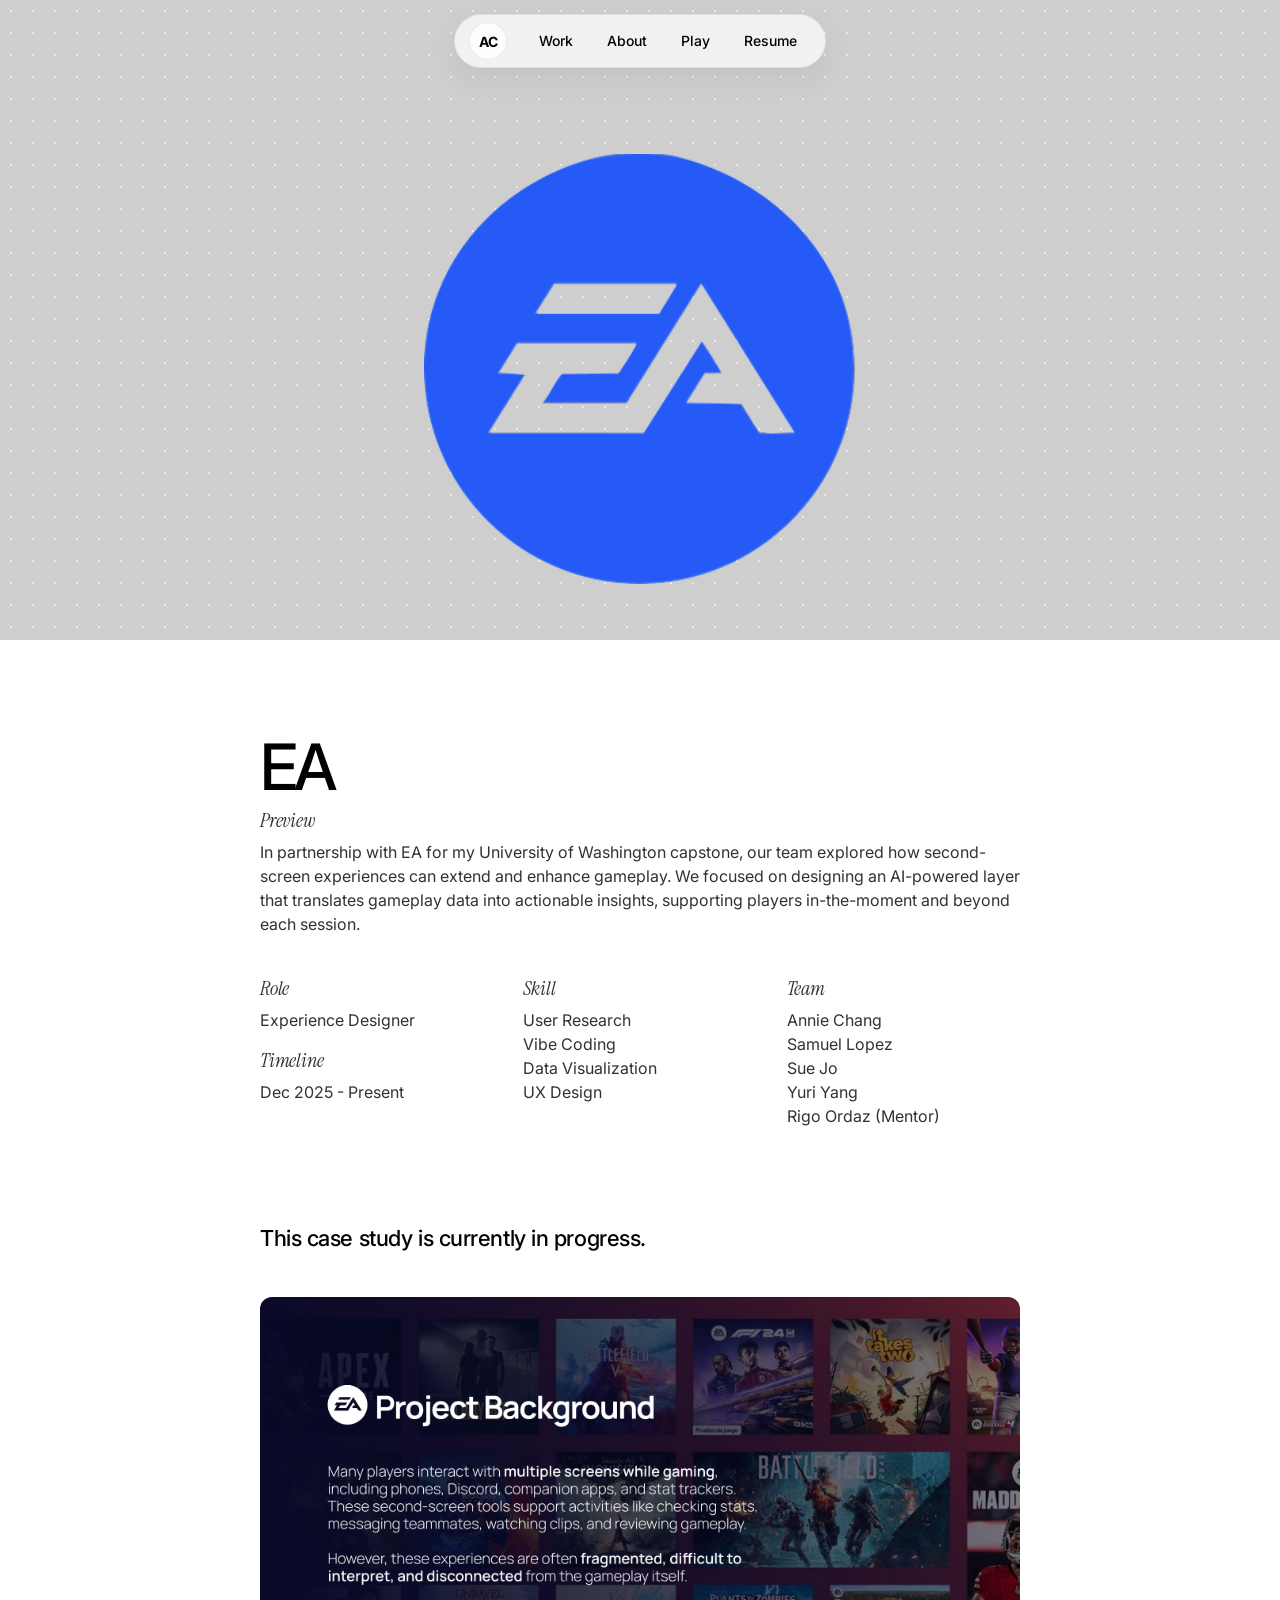
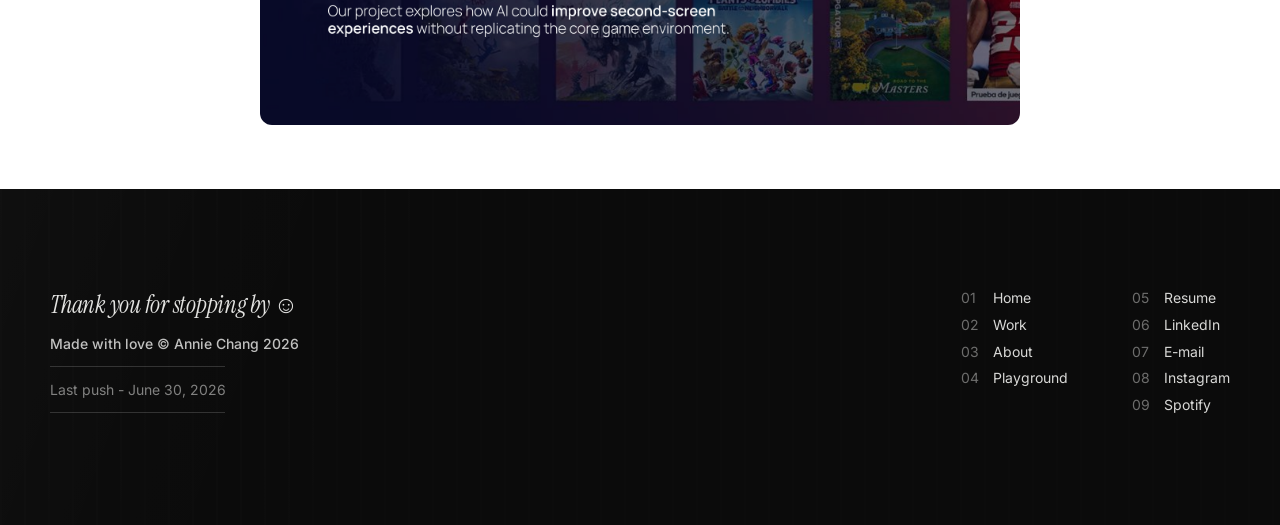
<file: ea.html>
<!DOCTYPE html>
<html lang="en">
  <head>
    <meta charset="UTF-8" />
    <meta name="viewport" content="width=device-width, initial-scale=1.0" />
    <title>EA · Annie Chang</title>
    <link rel="icon" type="image/png" href="assets/ACFavicon.png" />

    <link rel="stylesheet" href="css/style.css" />
    <link rel="preconnect" href="https://fonts.googleapis.com" />
    <link rel="preconnect" href="https://fonts.gstatic.com" crossorigin />
    <link
      href="https://fonts.googleapis.com/css2?family=Inter:wght@400;500;600;700&family=Instrument+Serif:ital@0;1&display=swap"
      rel="stylesheet"/>
  </head>

  <body class="case-study-page case-study-page--ea">
    <nav class="site-nav" aria-label="Primary navigation">
      <div class="site-nav-inner">
        <a href="index.html#home" class="site-nav-logo" aria-label="Back to home">AC</a>

        <div class="site-nav-links">
          <a href="index.html#work">Work</a>
          <a href="index.html#about">About</a>
          <a href="playground.html">Play</a>
          <a href="https://drive.google.com/file/d/13Uwt0uyn-AHlYibAGLNPwHcuYwP65NLT/view?usp=sharing" target="_blank" rel="noopener noreferrer">Resume</a>
        </div>
      </div>
    </nav>

    <main class="case-study-main">
      <section class="section case-study-hero casestudysection" id="overview">
        <div class="container">
          <div class="case-study-hero-frame">
            <img
              class="case-study-hero-image"
              src="assets/ea/eaCover.png"
              alt="EA case study cover"
              loading="eager"
              decoding="async"
            />
          </div>
        </div>
      </section>

      <section class="section case-study-overview case-study-narrow casestudySubSection">
        <div class="container">
          <p class="case-study-wordmark">EA</p>

          <div class="case-study-overview-preview">
            <p class="case-study-meta-title">Preview</p>
            <p class="case-study-copy">
              In partnership with EA for my University of Washington capstone, our team explored how second-screen experiences can
              extend and enhance gameplay. We focused on designing an AI-powered layer that translates gameplay data into actionable
              insights, supporting players in-the-moment and beyond each session.
            </p>
          </div>

          <div class="case-study-meta-grid case-study-meta-grid--overview">
            <div class="case-study-meta-stack">
              <p class="case-study-meta-title">Role</p>
              <p class="case-study-meta-value">Experience Designer</p>

              <p class="case-study-meta-title">Timeline</p>
              <p class="case-study-meta-value">Dec 2025 - Present</p>
            </div>

            <div>
              <p class="case-study-meta-title">Skill</p>
              <ul class="case-study-team-list">
                <li>User Research</li>
                <li>Vibe Coding</li>
                <li>Data Visualization</li>
                <li>UX Design</li>
              </ul>
            </div>

            <div>
              <p class="case-study-meta-title">Team</p>
              <ul class="case-study-team-list">
                <li>Annie Chang</li>
                <li>Samuel Lopez</li>
                <li>Sue Jo</li>
                <li>Yuri Yang</li>
                <li>Rigo Ordaz (Mentor)</li>
              </ul>
            </div>
          </div>

          <div class="case-study-intro-callout">
            <p style="text-align: left;">This case study is currently in progress.</p>
          </div>
        </div>
      </section>

      <section class="section case-study-narrow casestudySubSection ea-background-section" aria-label="EA project background">
        <div class="container">
          <div class="case-study-ideation-image">
            <img
              class="case-study-ideation-image-asset"
              src="assets/ea/eaProjectBackground.png"
              alt="EA project background"
              loading="eager"
              decoding="async"
            />
          </div>
        </div>
      </section>
    </main>

    <footer class="site-footer" id="contact">
      <div class="site-footer-bg"></div>

      <div class="site-footer-container">
        <div class="site-footer-left">
          <p class="site-footer-heading serif-italic">Thank you for stopping by ☺</p>
          <p class="site-footer-sub">Made with love © Annie Chang 2026</p>

          <div class="site-footer-divider"></div>
            <p class="site-footer-meta">Last push - June 30, 2026</p>
          <div class="site-footer-divider"></div>
        </div>

        <div class="site-footer-right">
          <div class="site-footer-links-col">
            <a href="index.html#home"><span>01</span> Home</a>
            <a href="index.html#work"><span>02</span> Work</a>
            <a href="index.html#about"><span>03</span> About</a>
            <a href="playground.html"><span>04</span> Playground</a>
          </div>

          <div class="site-footer-links-col">
            <a href="https://drive.google.com/file/d/13Uwt0uyn-AHlYibAGLNPwHcuYwP65NLT/view?usp=sharing" target="_blank" rel="noopener noreferrer"><span>05</span> Resume</a>
            <a href="https://www.linkedin.com/in/weitinganniechang" target="_blank" rel="noopener noreferrer"><span>06</span> LinkedIn</a>
            <a href="mailto:toanniewc@gmail.com"><span>07</span> E-mail</a>
            <a href="https://www.instagram.com/weiting_ac/" target="_blank" rel="noopener noreferrer"><span>08</span> Instagram</a>
            <a href="https://open.spotify.com/user/weiting383036" target="_blank" rel="noopener noreferrer"><span>09</span> Spotify</a>
          </div>
        </div>
      </div>
    </footer>

    <script src="js/main.js"></script>

  </body>
</html>
</file>
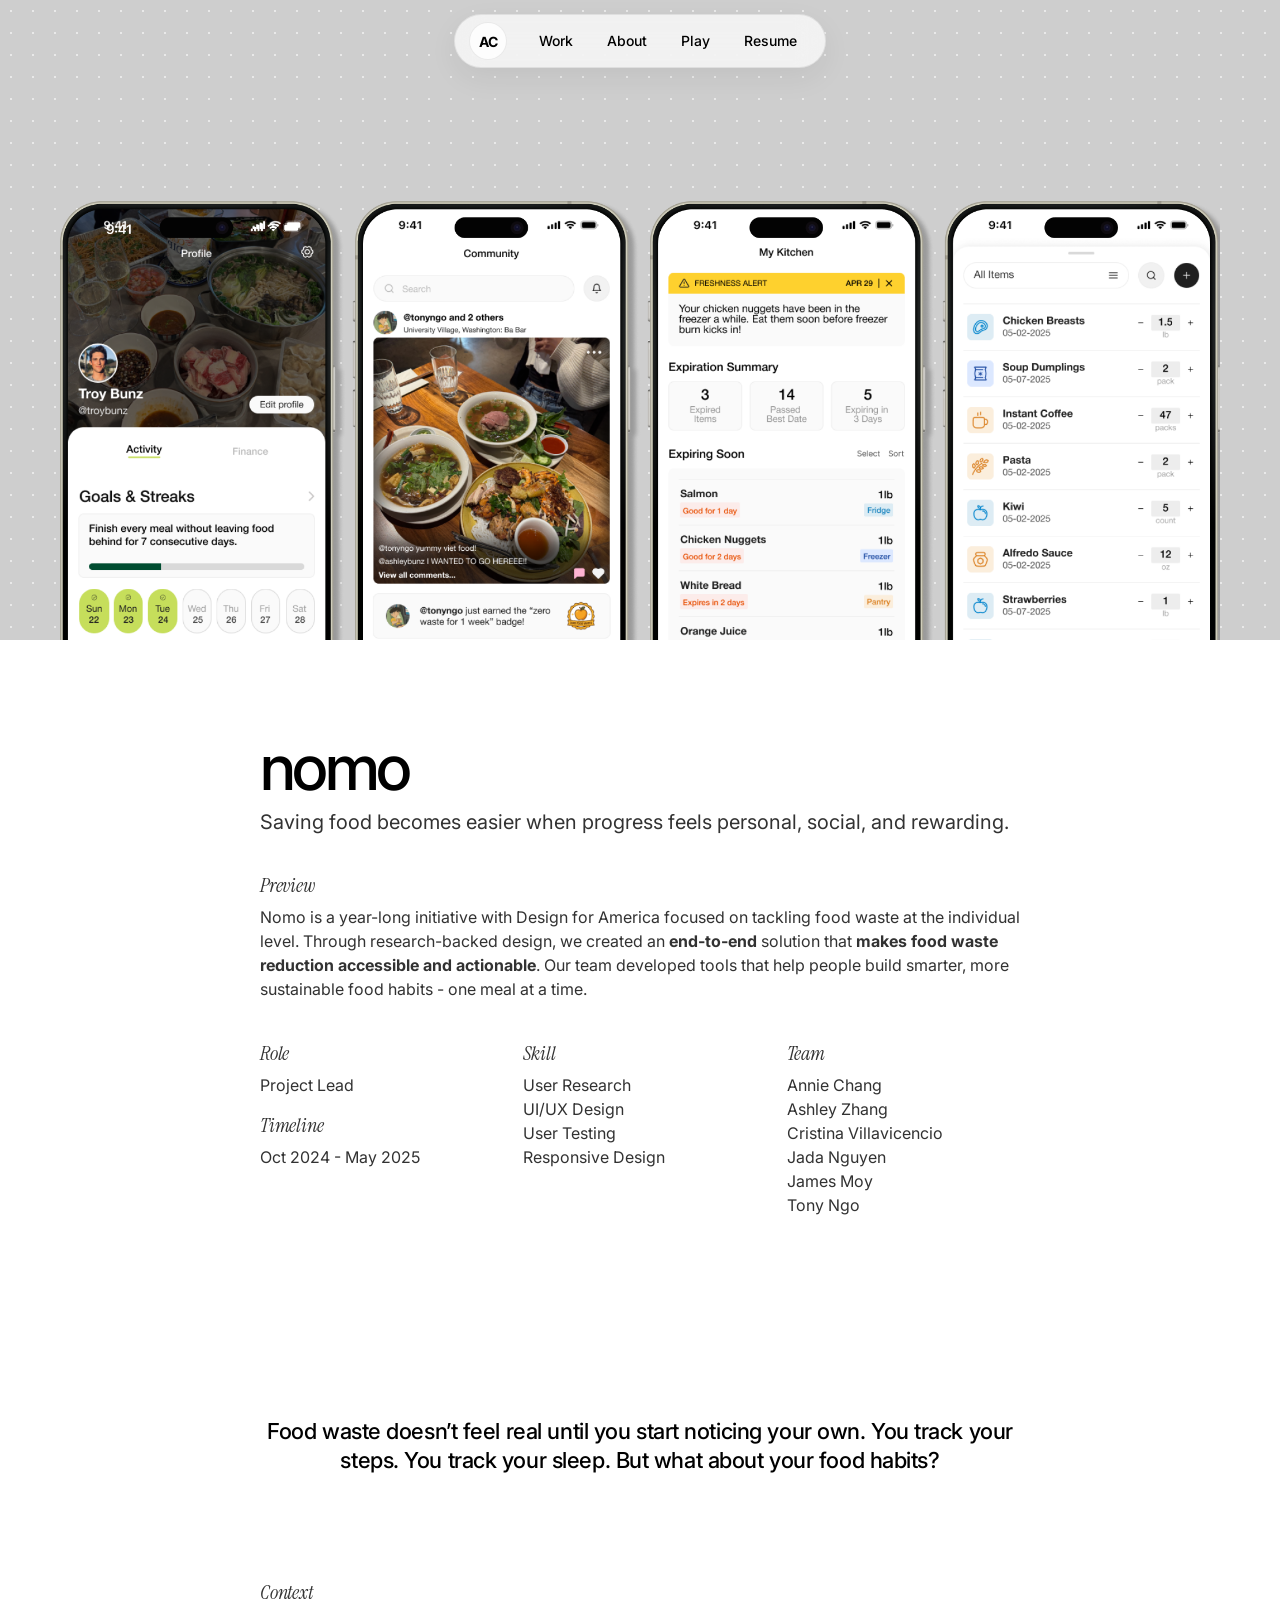
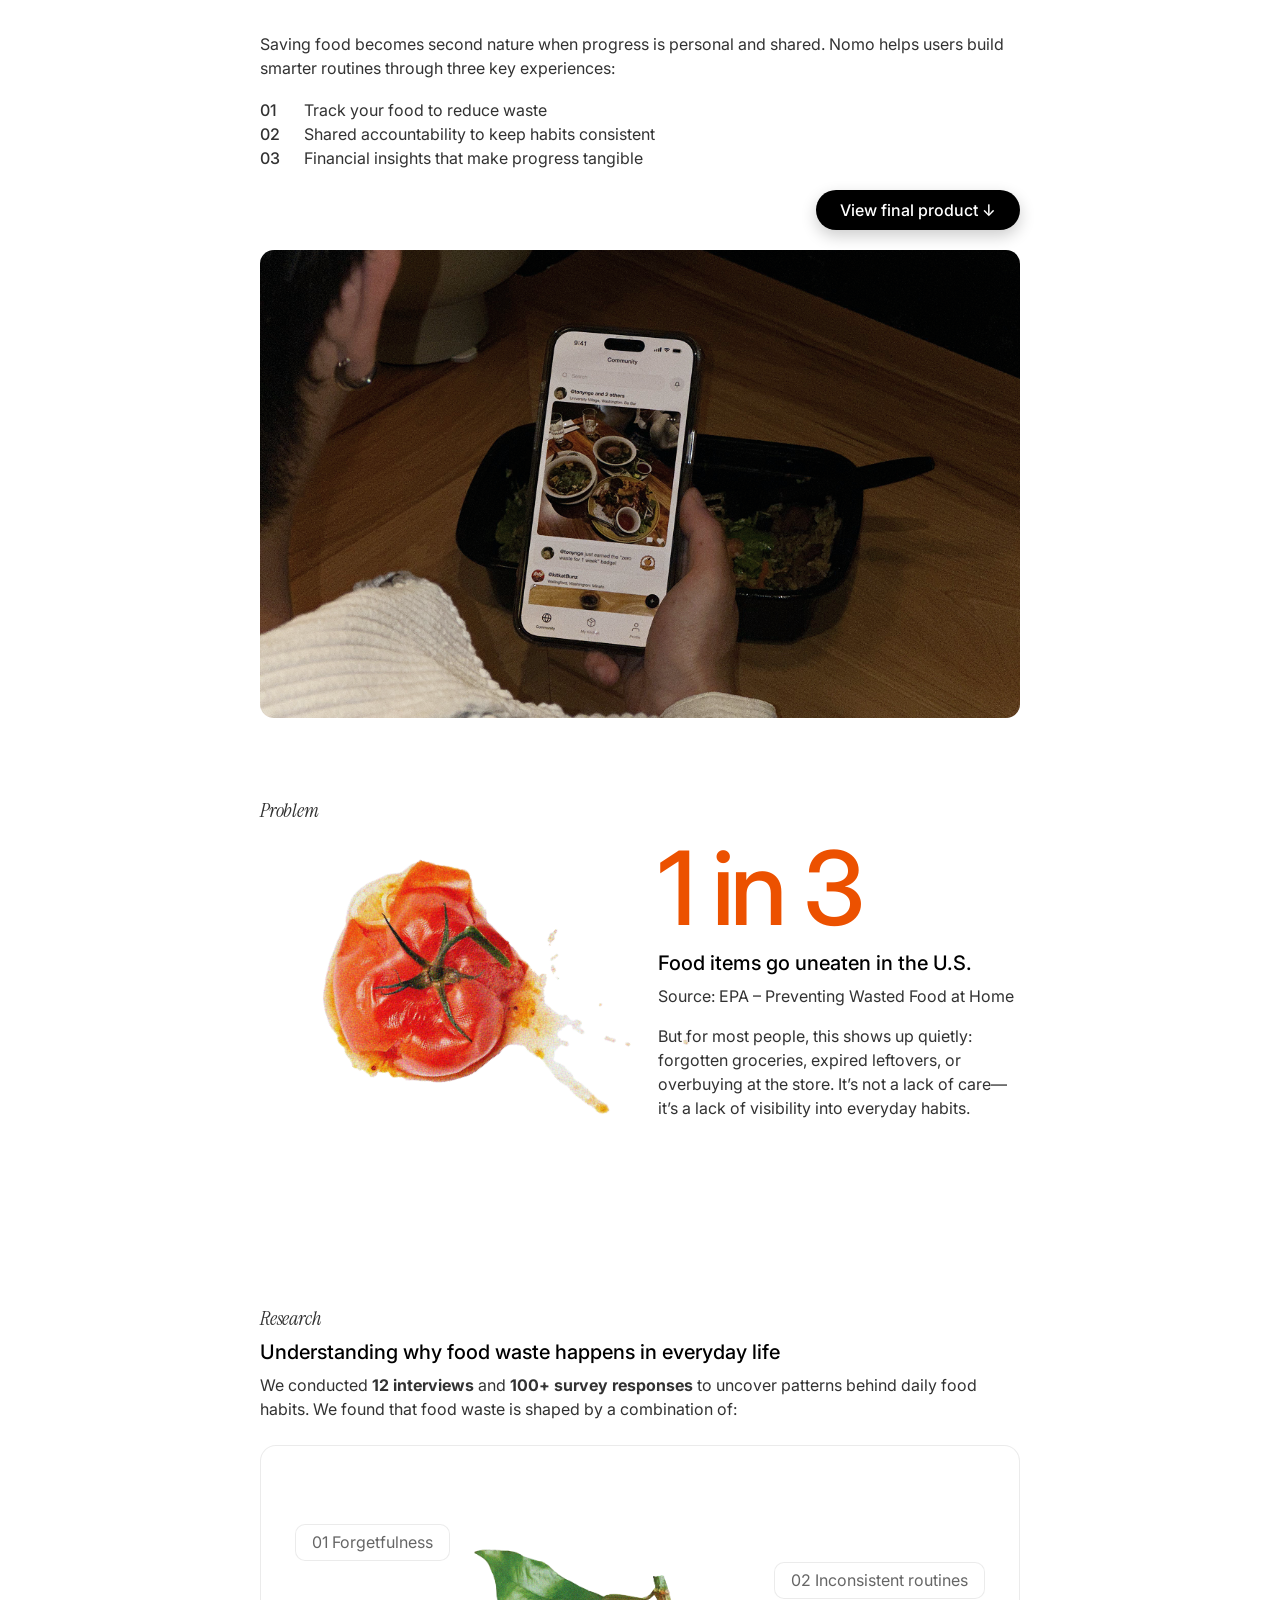
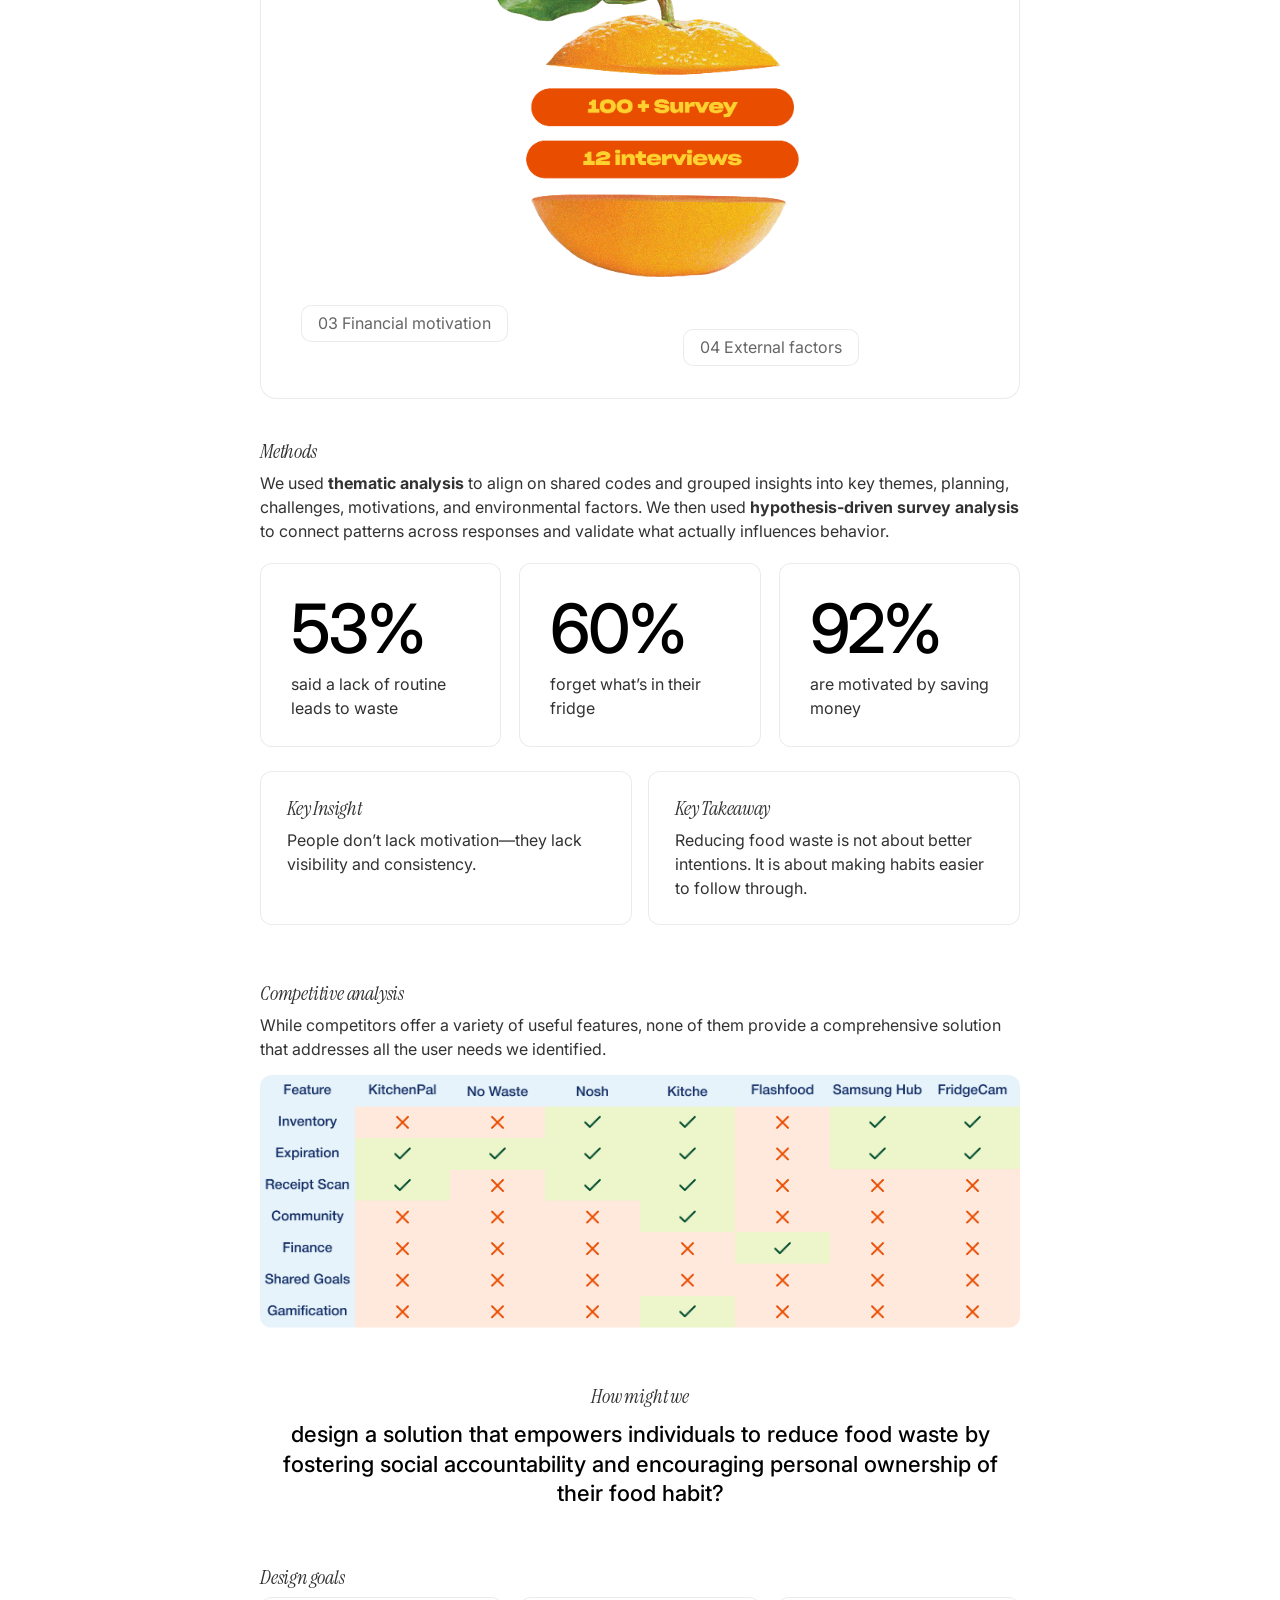
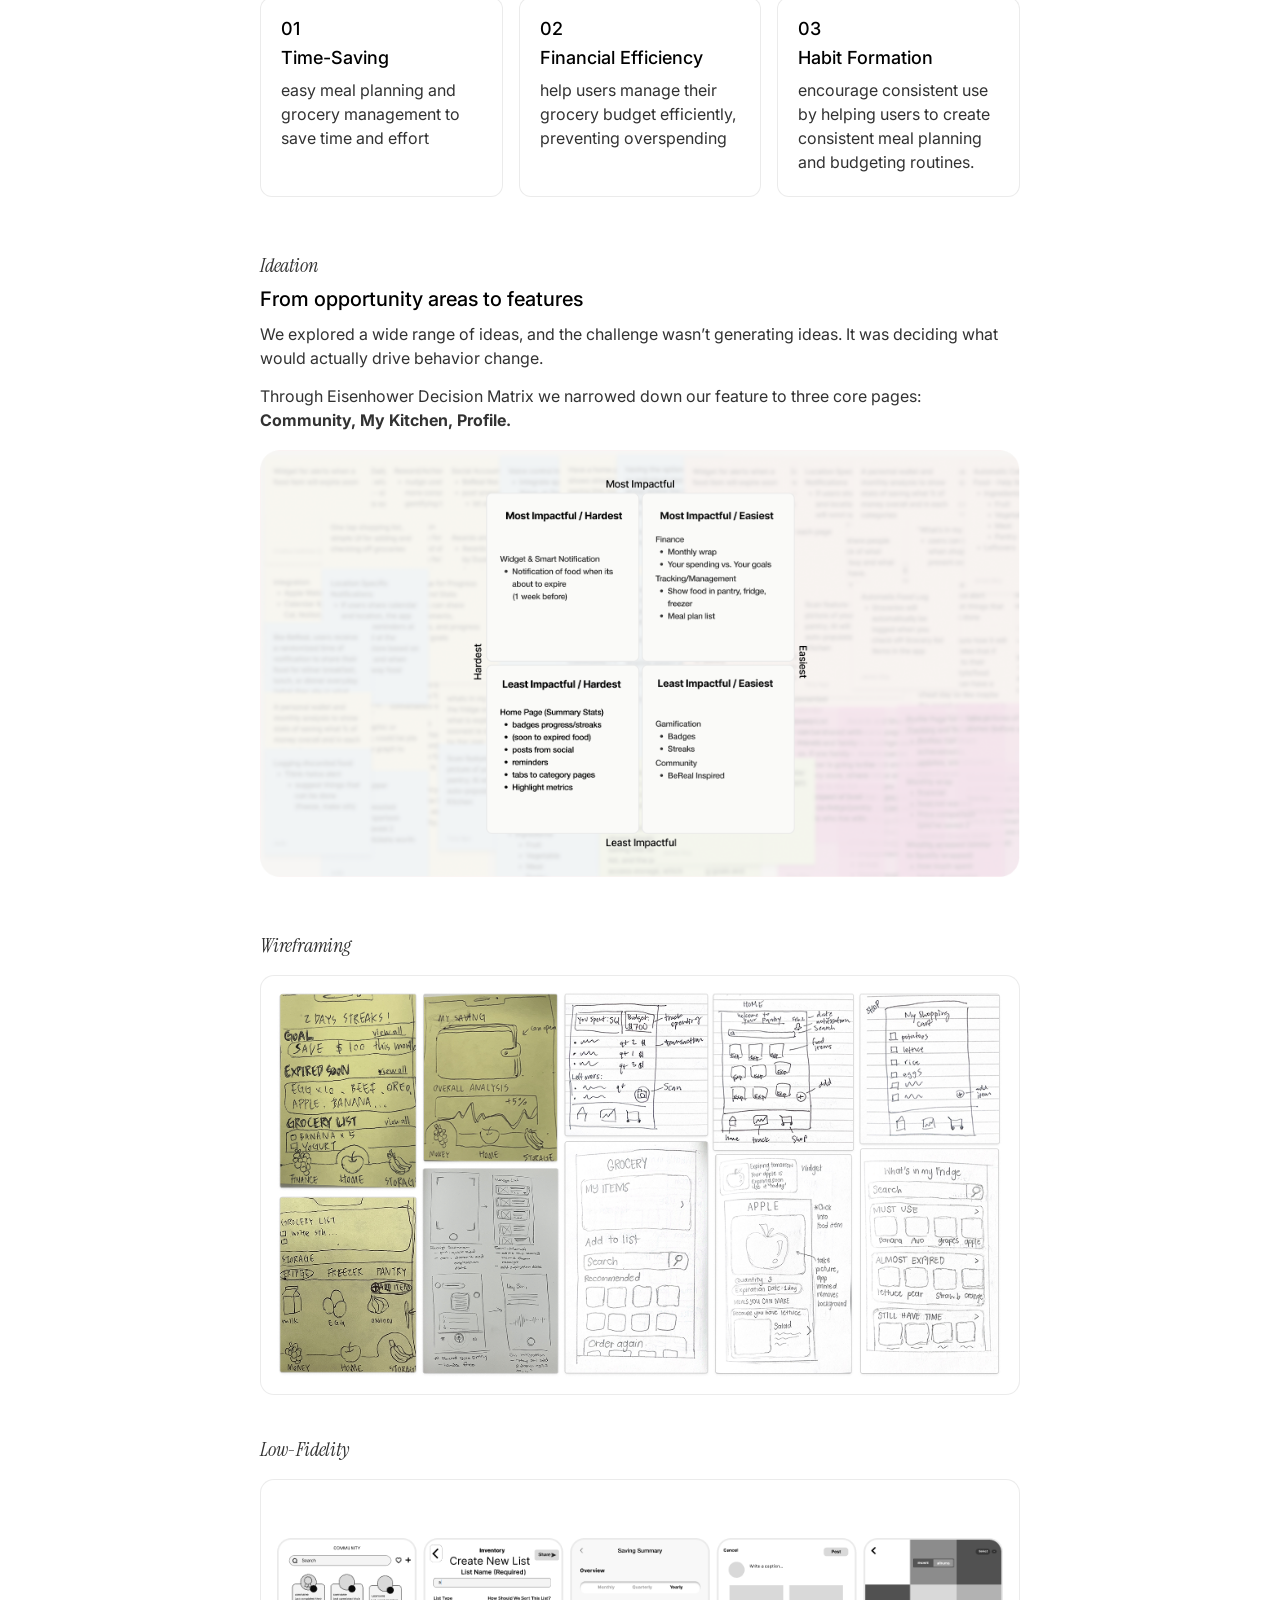
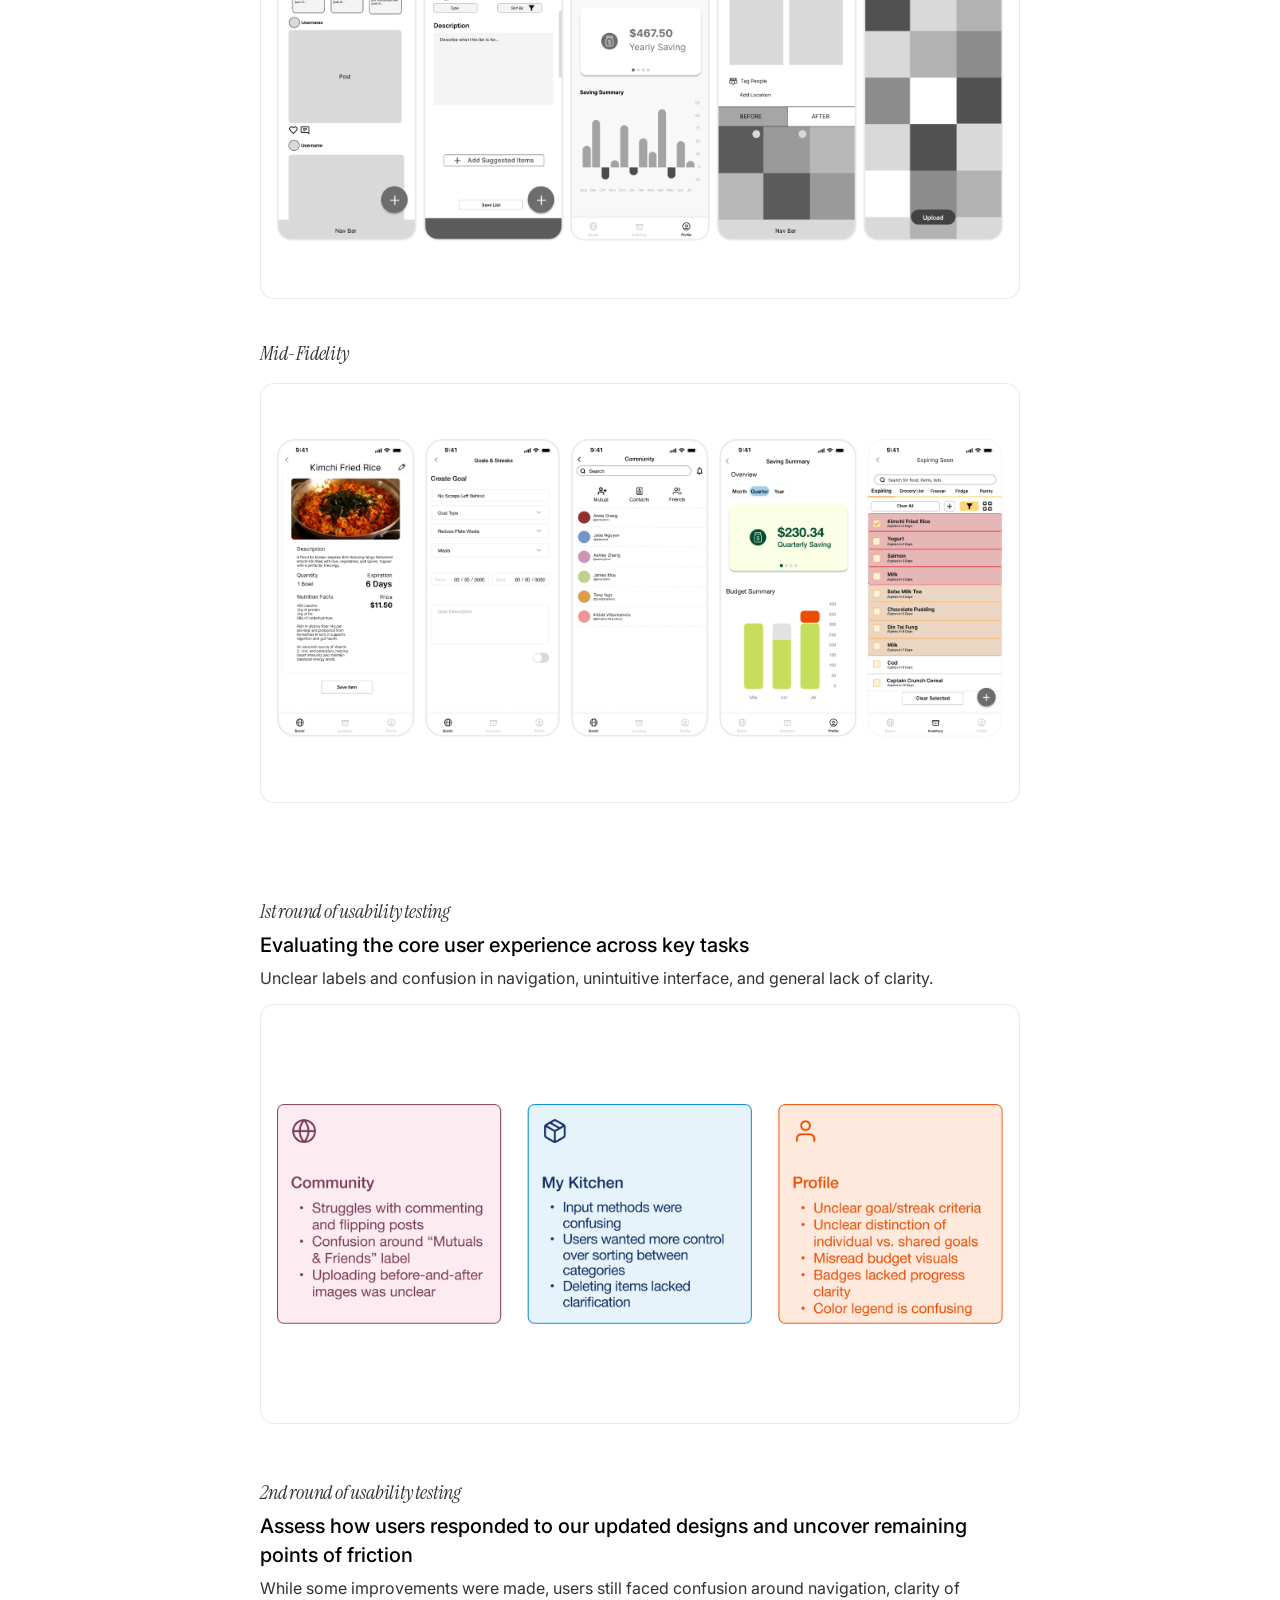
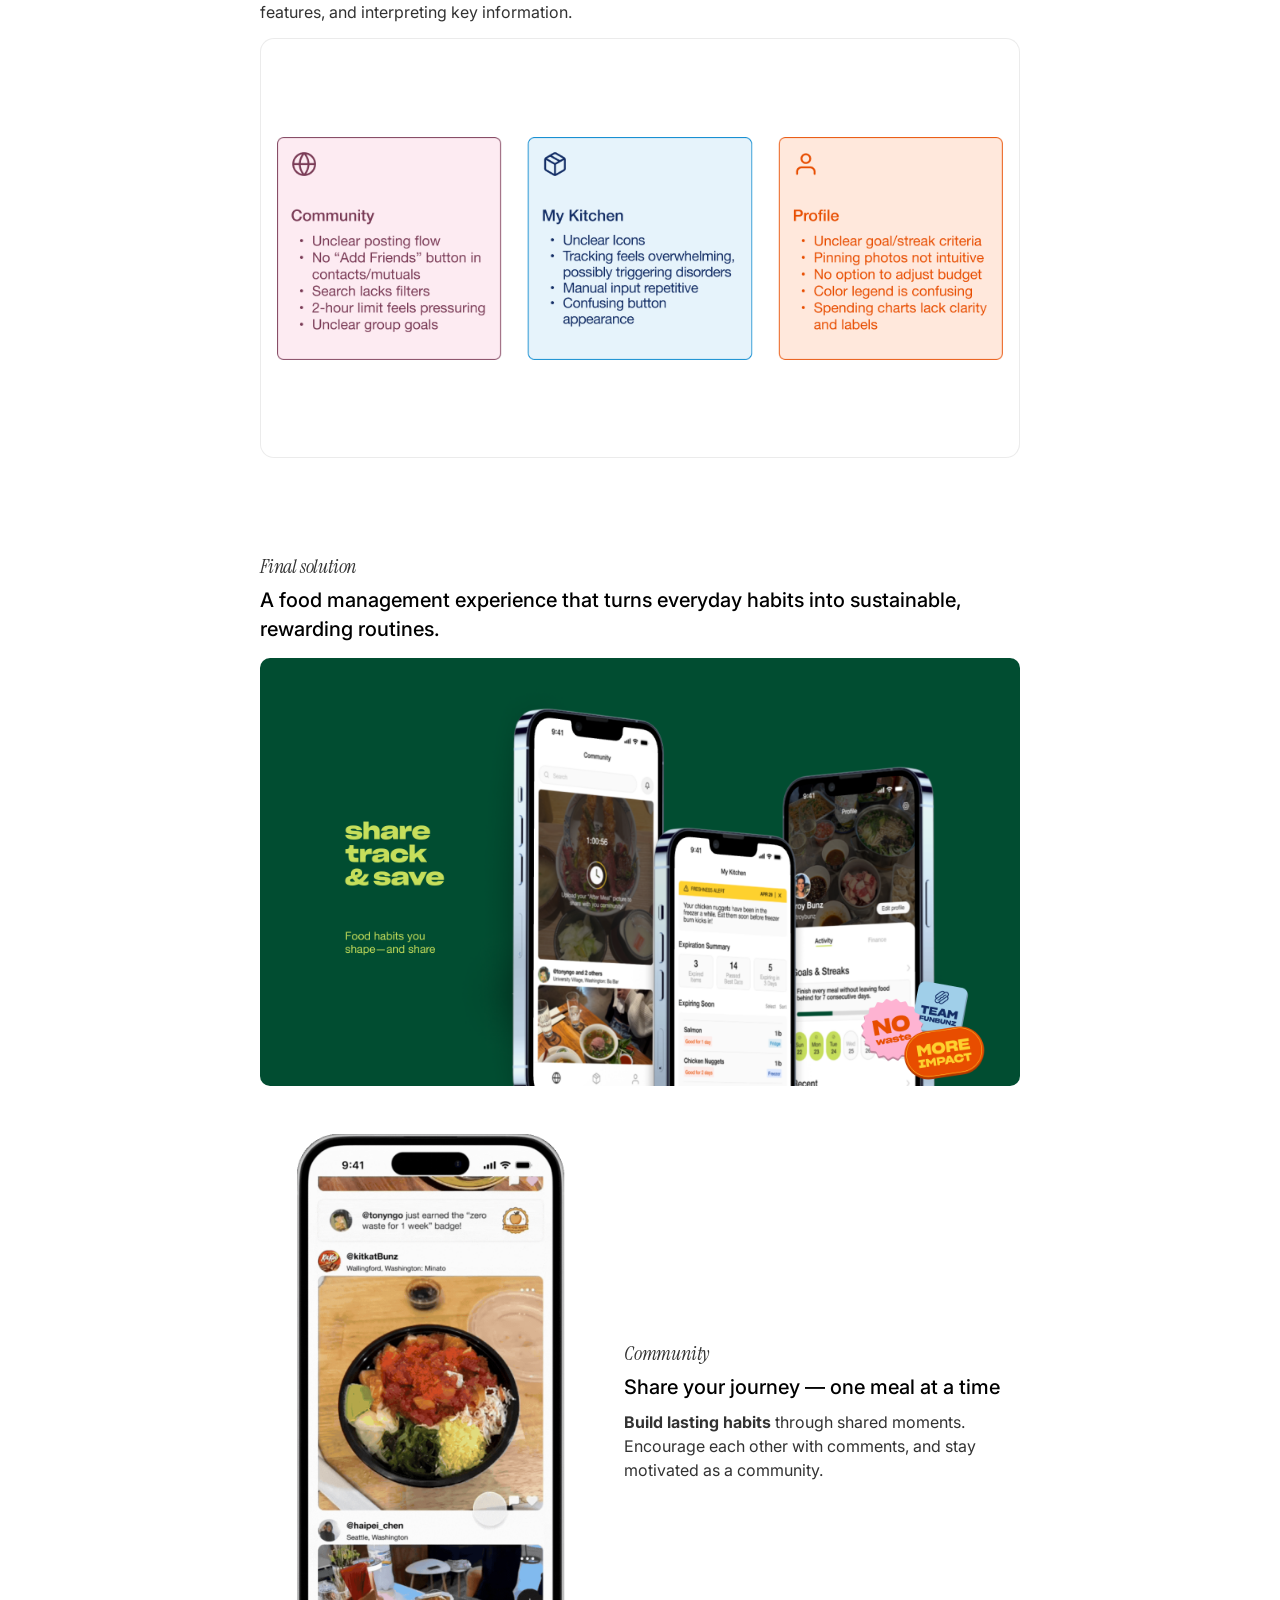
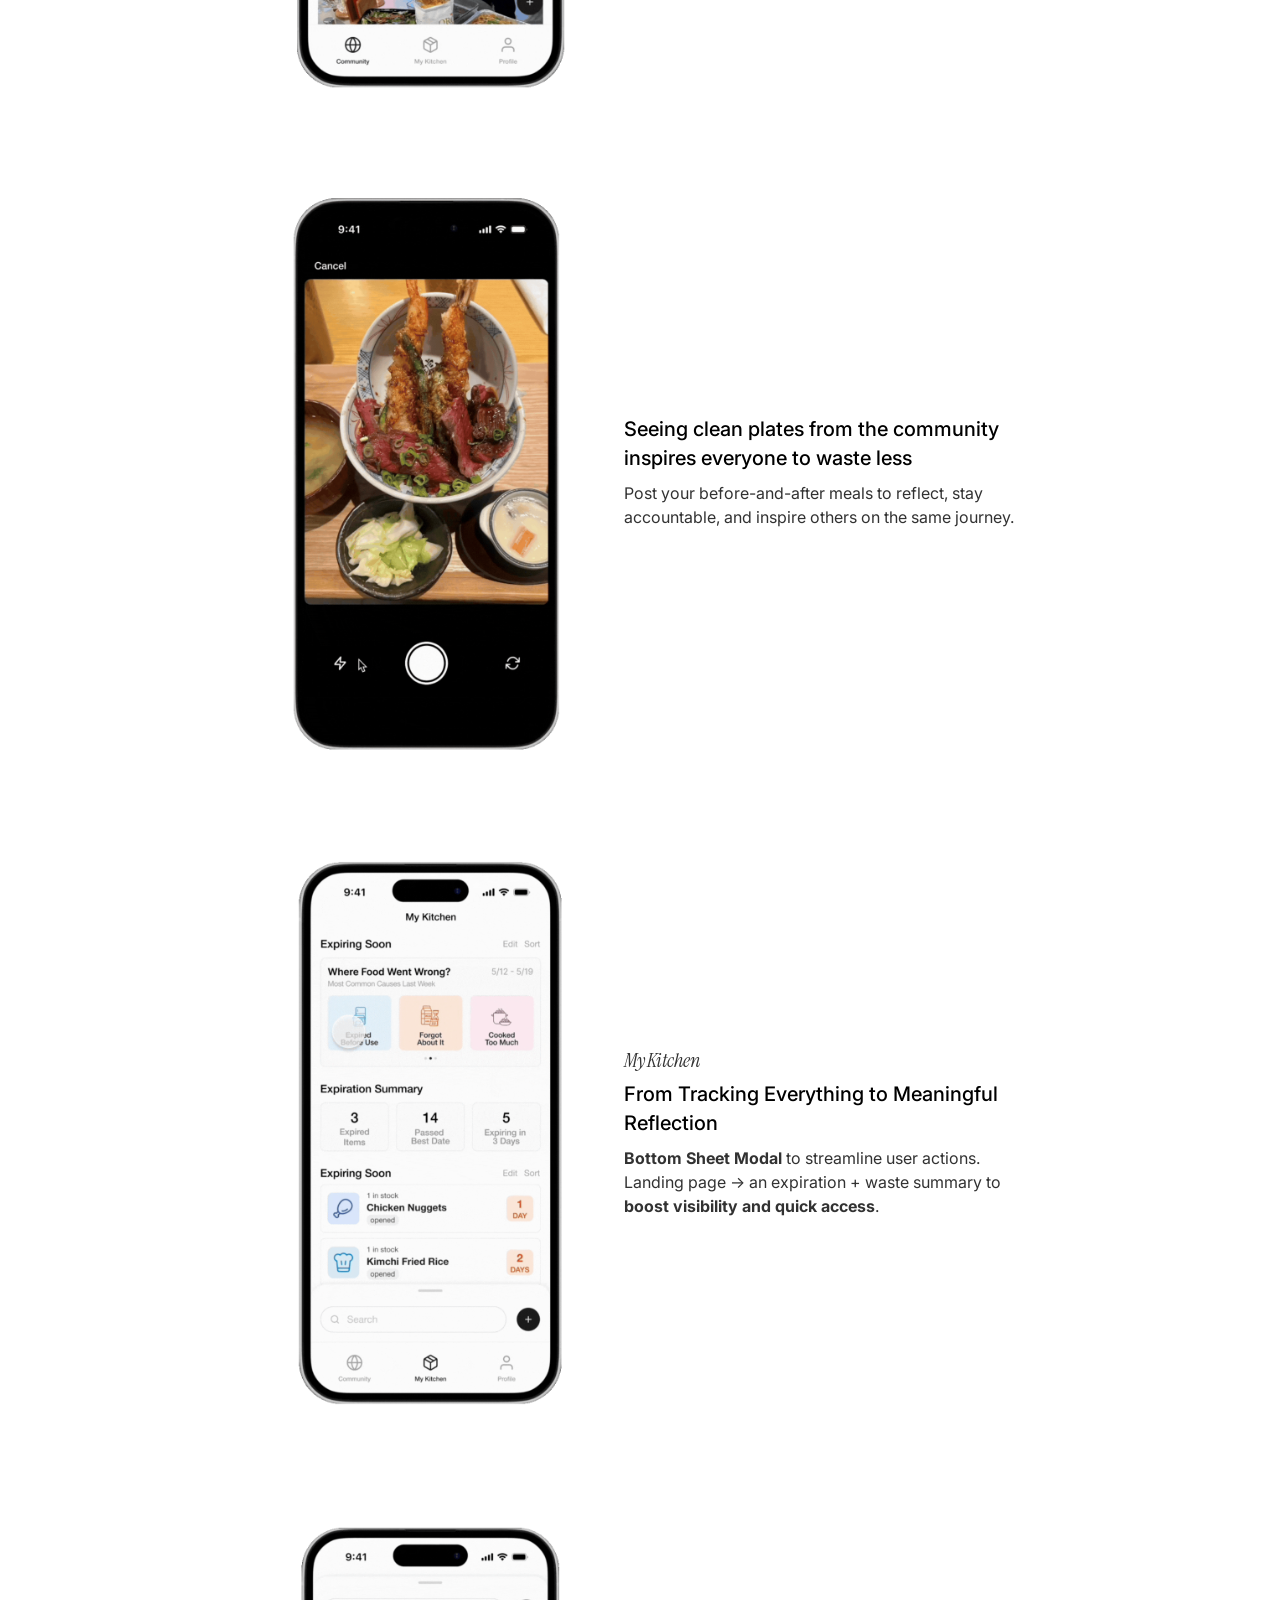
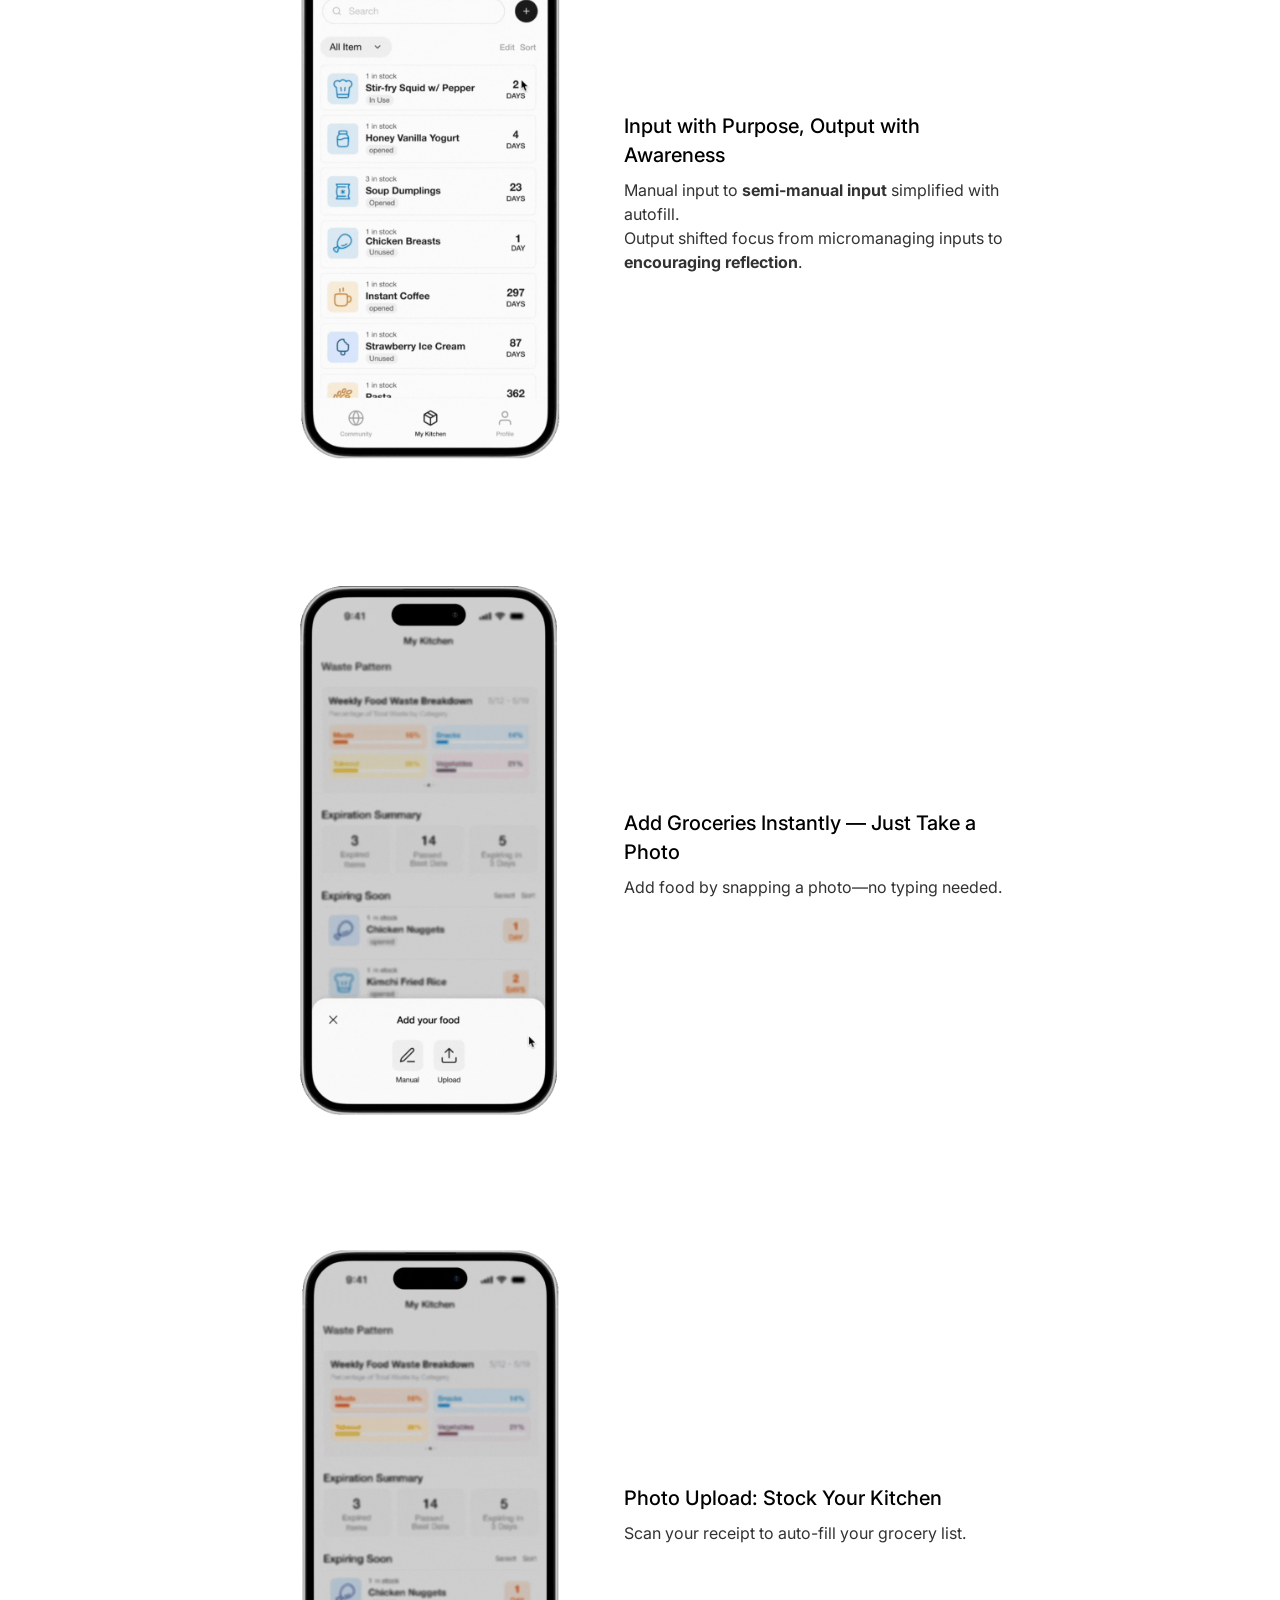
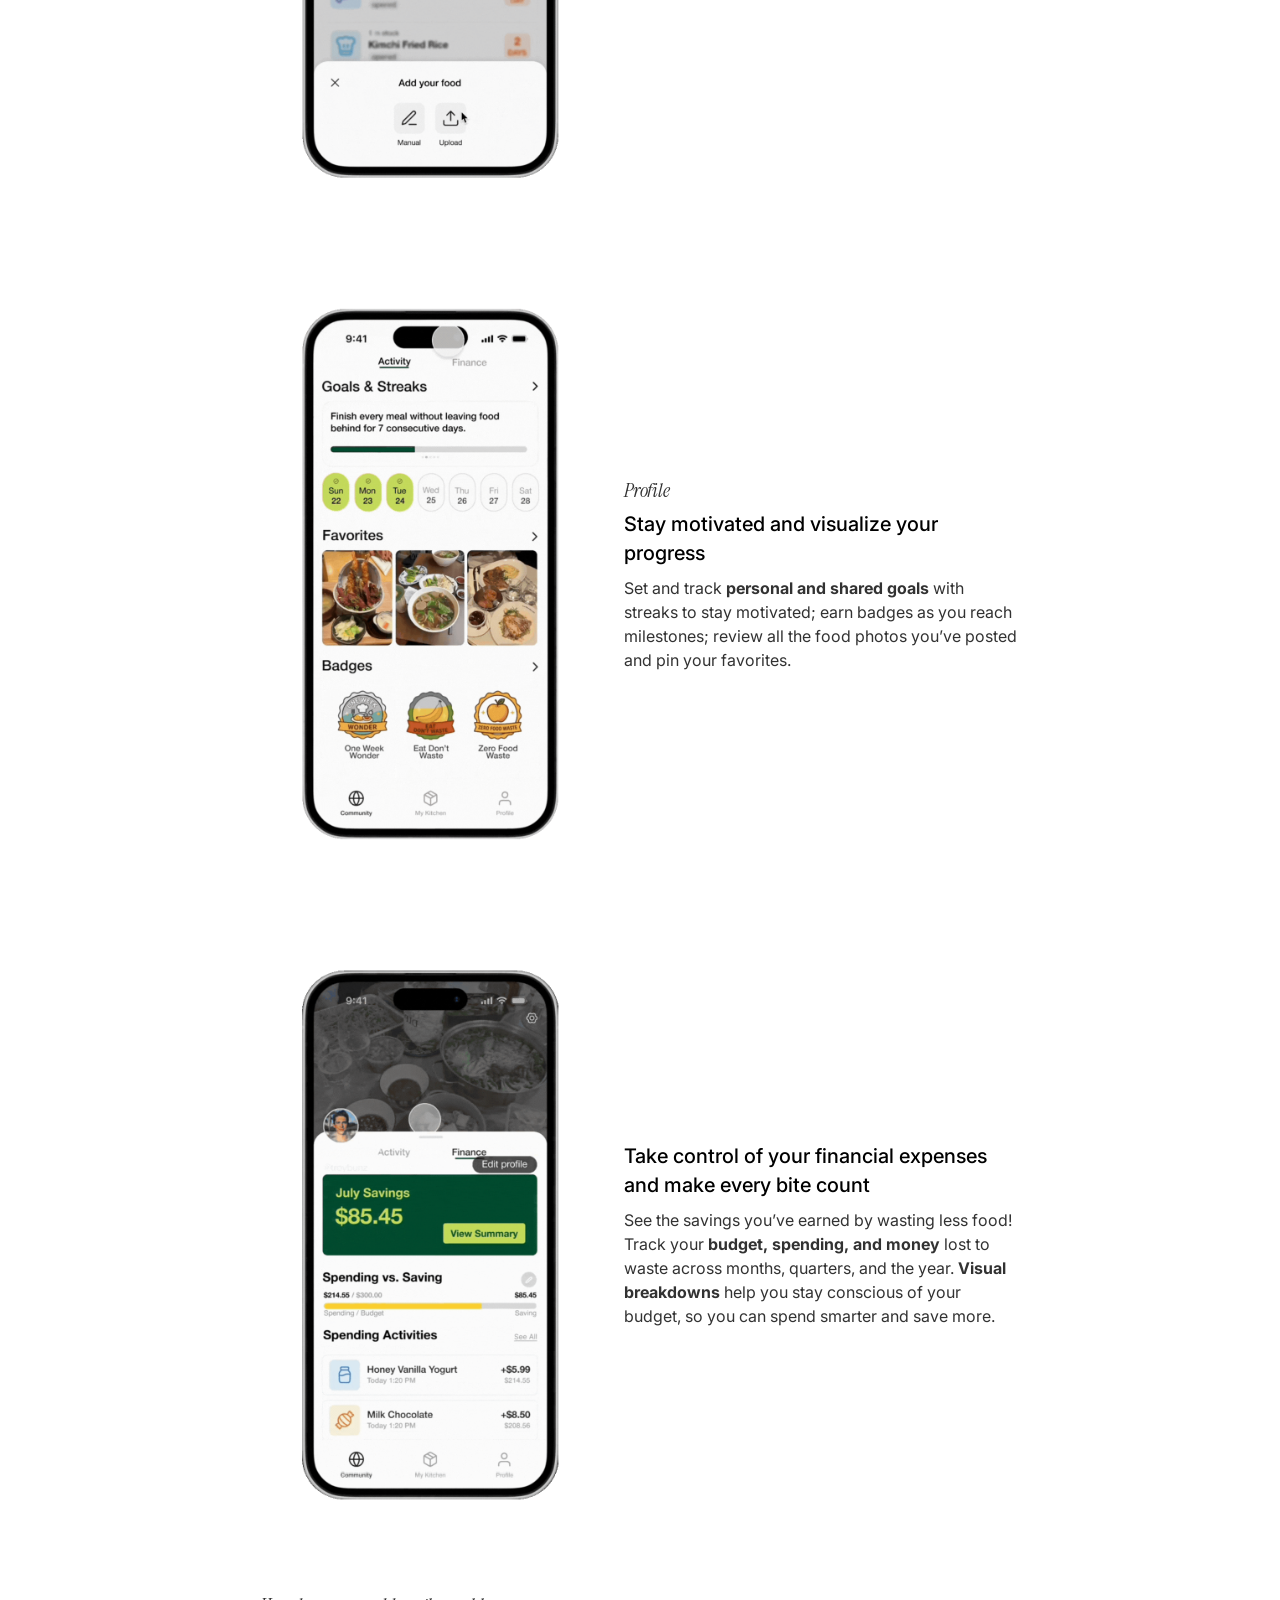
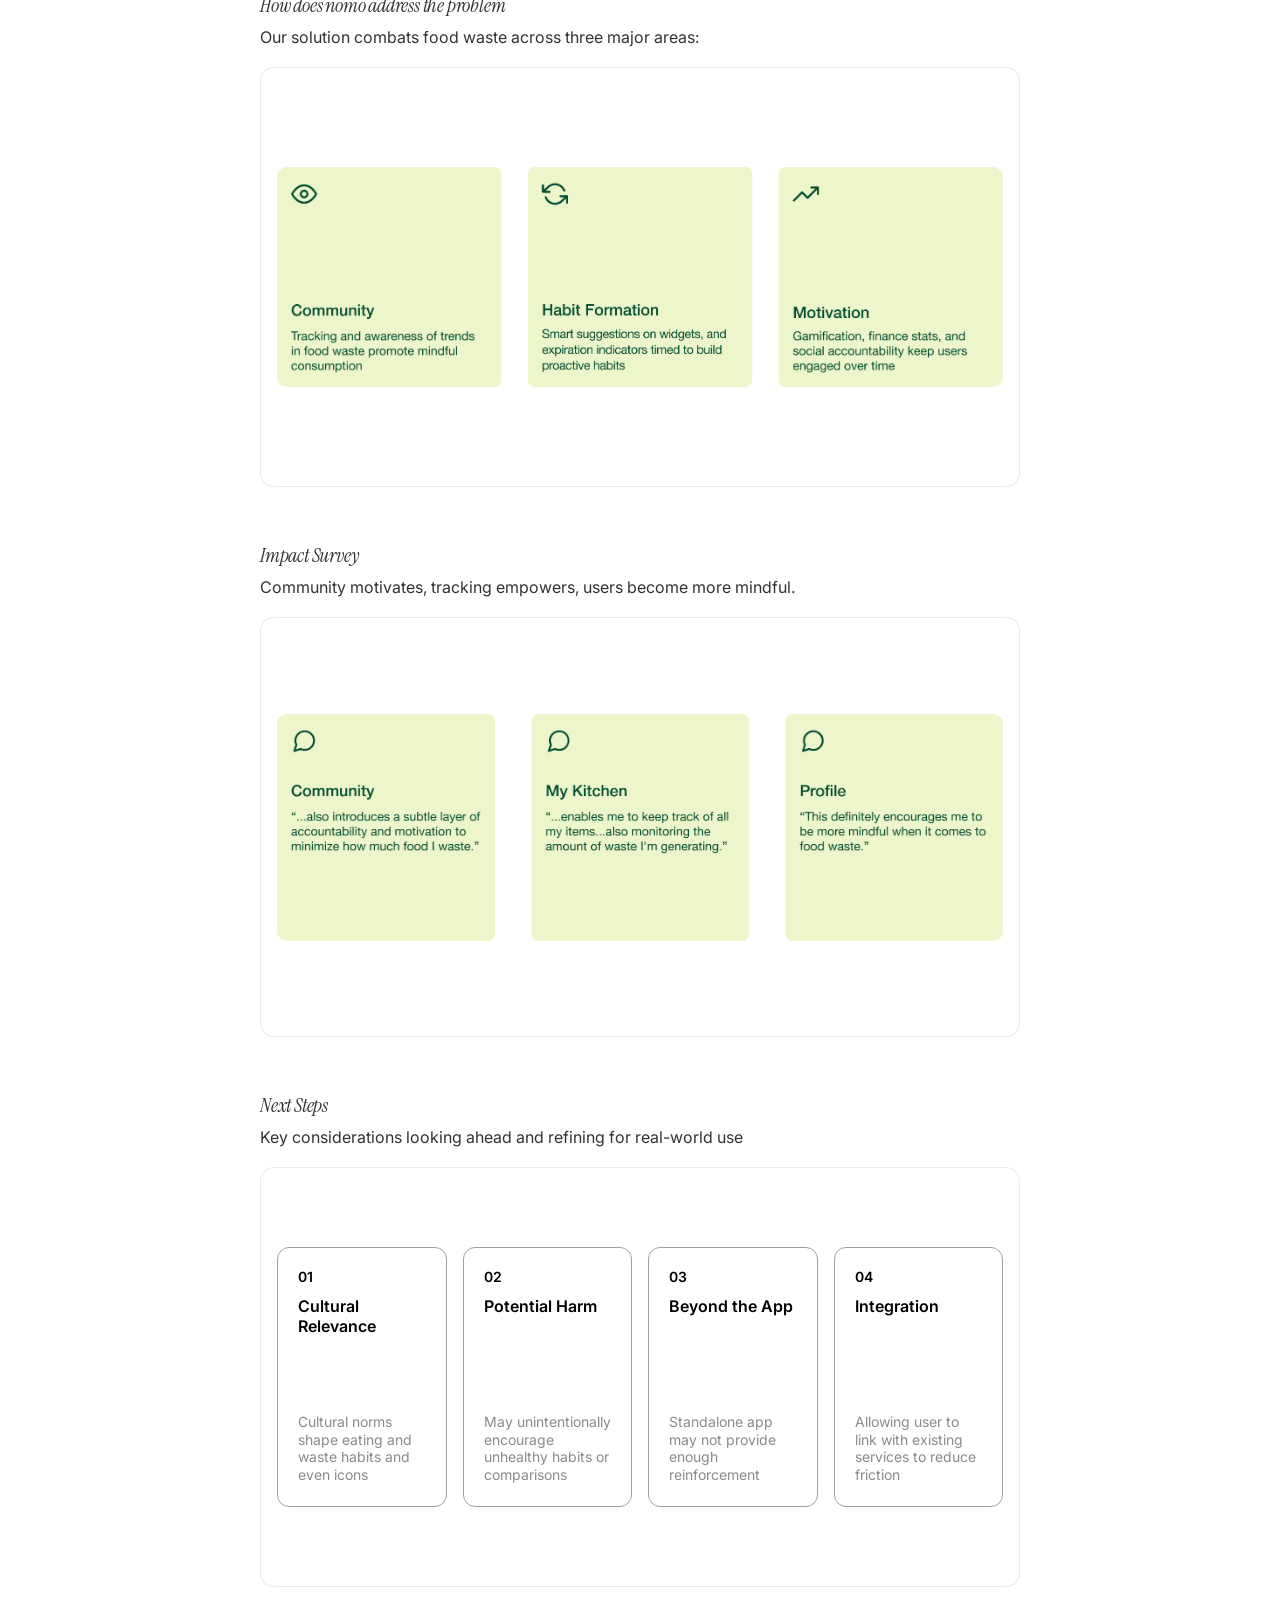
<file: nomo.html>
<!DOCTYPE html>
<html lang="en">
  <head>
    <meta charset="UTF-8" />
    <meta name="viewport" content="width=device-width, initial-scale=1.0" />
    <title>Nomo · Annie Chang</title>
    <link rel="icon" type="image/png" href="assets/ACFavicon.png" />

    <link rel="stylesheet" href="css/style.css" />
    <link rel="preconnect" href="https://fonts.googleapis.com" />
    <link rel="preconnect" href="https://fonts.gstatic.com" crossorigin />
    <link
      href="https://fonts.googleapis.com/css2?family=Inter:wght@400;500;600;700&family=Instrument+Serif:ital@0;1&display=swap"
      rel="stylesheet"
    />
  </head>

  <body class="case-study-page">
    <nav class="site-nav" aria-label="Primary navigation">
      <div class="site-nav-inner">
        <a href="index.html#home" class="site-nav-logo" aria-label="Back to home">AC</a>

        <div class="site-nav-links">
          <a href="index.html#work">Work</a>
          <a href="index.html#about">About</a>
          <a href="playground.html">Play</a>
          <a href="https://drive.google.com/file/d/13Uwt0uyn-AHlYibAGLNPwHcuYwP65NLT/view?usp=sharing" target="_blank" rel="noopener noreferrer">Resume</a>
        </div>
      </div>
    </nav>

    <aside class="case-progress" aria-label="Case study section progress">
      <nav class="case-progress-links">
        <a class="is-active" href="#overview">Preview</a>
        <a href="#research">Research</a>
        <a href="#define">Define</a>
        <a href="#ideate">Ideate</a>
        <a href="#prototype">Prototype</a>
        <a href="#iterate">Iterate</a>
        <a href="#final">Final</a>
        <a href="#impact">Impact</a>
      </nav>
    </aside>

    <main class="case-study-main">
      <section class="section case-study-hero casestudysection" id="overview">
        <div class="container">
          <div class="case-study-hero-frame">
            <img
              class="case-study-hero-image"
              src="assets/nomo/nomoCover.png"
              alt="Nomo cover showing mobile product screens"
              loading="eager"
              decoding="async"
            />
          </div>
        </div>
      </section>

      <section class="section case-study-overview case-study-narrow casestudySubSection">
        <div class="container">
          <p class="case-study-wordmark">nomo</p>
          <p class="case-study-overview-subtitle">Saving food becomes easier when progress feels personal, social, and rewarding.</p>

          <div class="case-study-overview-preview">
            <p class="case-study-meta-title">Preview</p>
            <p class="case-study-copy">
              Nomo is a year-long initiative with Design for America focused on tackling food waste at the individual
              level. Through research-backed design, we created an <strong>end-to-end</strong> solution that
              <strong>makes food waste reduction accessible and actionable</strong>. Our team developed tools that
              help people build smarter, more sustainable food habits - one meal at a&nbsp;time.
            </p>
          </div>

          <div class="case-study-meta-grid case-study-meta-grid--overview">
            <div class="case-study-meta-stack">
              <p class="case-study-meta-title">Role</p>
              <p class="case-study-meta-value">Project Lead</p>

              <p class="case-study-meta-title">Timeline</p>
              <p class="case-study-meta-value">Oct 2024 - May 2025</p>
            </div>

            <div>
              <p class="case-study-meta-title">Skill</p>
              <ul class="case-study-team-list">
                <li>User Research</li>
                <li>UI/UX Design</li>
                <li>User Testing</li>
                <li>Responsive Design</li>
              </ul>
            </div>

            <div>
              <p class="case-study-meta-title">Team</p>
              <ul class="case-study-team-list">
                <li>Annie Chang</li>
                <li>Ashley Zhang</li>
                <li>Cristina Villavicencio</li>
                <li>Jada Nguyen</li>
                <li>James Moy</li>
                <li>Tony Ngo</li>
              </ul>
            </div>
          </div>

          <div class="case-study-intro-callout">
            <p>
              Food waste doesn’t feel real until you start noticing your own.
              You track your steps. You track your sleep.
              But what about <strong>your food habits?</strong>
            </p>
          </div>
        </div>
      </section>

      <section class="section case-study-context case-study-narrow casestudySubSection" id="context">
        <div class="container">
          <div class="case-study-context-grid">
            <p class="case-study-meta-title">Context</p>
            <div class="case-study-context-content">
              <p class="case-study-copy">
                Saving food becomes second nature when progress is personal and shared. Nomo helps users build
                smarter routines through three key experiences:
              </p>

              <ol class="case-study-context-list">
                <li><span>Track your food to reduce waste</span></li>
                <li><span>Shared accountability to keep habits consistent</span></li>
                <li><span>Financial insights that make progress tangible</span></li>
              </ol>
            </div>
            <div class="case-study-context-cta-row">
              <a class="case-study-context-cta" href="#final">View final product ↓</a>
            </div>
            <div class="case-study-context-image">
              <span>
                  <img src="assets/nomo/nomoContextMockUp.png" alt="Nomo context"/>
              </span>
            </div>
          </div>
        </div>
      </section>

      <section class="section case-study-problem case-study-narrow casestudySubSection" id="problem">
        <div class="container">
          <p class="case-study-meta-title">Problem</p>
          <div class="case-study-problem-grid">
            <div class="case-study-problem-visual">
              <div class="case-study-problem-image">
                <span>
                  <img class="case-study-problem-tomato" src="assets/nomo/tomato.png" alt="Nomo problem"/>
                </span>
              </div>
            </div>

            <div class="case-study-problem-content">
              <p class="case-study-problem-number">1 in 3</p>
              <p class="case-study-problem-title">Food items go uneaten in the U.S.</p>
              <p class="case-study-problem-source">Source: EPA – Preventing Wasted Food at Home</p>
              <p class="case-study-copy">
                But for most people, this shows up quietly: forgotten groceries, expired leftovers, or overbuying at
                the store. It’s not a lack of care—it’s a lack of visibility into everyday habits.
              </p>
            </div>
          </div>
        </div>
      </section>

      <section class="section case-study-research case-study-narrow casestudysection" id="research">
        <div class="container">
          <div class="case-study-research-intro">
            <p class="case-study-meta-title">Research</p>
            <p class="case-study-problem-title">
              Understanding why food waste happens in everyday life
            </p>
            <p class="case-study-copy">
              We conducted <strong>12 interviews</strong> and <strong>100+ survey responses</strong> to uncover
              patterns behind daily food habits. We found that food waste is shaped by a combination of:
            </p>
          </div>

          <div class="case-study-research-map">
            <div class="case-study-research-map-pill case-study-research-map-pill--left-top">01 Forgetfulness</div>
            <div class="case-study-research-map-pill case-study-research-map-pill--right-top">02 Inconsistent routines</div>
            <div class="case-study-research-map-pill case-study-research-map-pill--left-bottom">03 Financial motivation</div>
            <div class="case-study-research-map-pill case-study-research-map-pill--right-bottom">04 External factors</div>

            <div class="case-study-research-image">
              <img class="case-study-research-orange" src="assets/nomo/researchOrangeStats.png" alt="Nomo research orange"/>
            </div>
          </div>

          <div class="case-study-research-insight case-study-research-methods">
            <p class="case-study-meta-title">Methods</p>
            <p class="case-study-copy">
              We used <strong>thematic analysis</strong> to align on shared codes and grouped insights into key themes,
              planning, challenges, motivations, and environmental factors. We then used
              <strong>hypothesis-driven survey analysis</strong> to connect patterns across responses and validate what
              actually influences behavior.
            </p>
          </div>

          <div class="case-study-research-stats">
            <article class="case-study-research-stat">
              <p class="case-study-research-number">53%</p>
              <p class="case-study-research-label">said a lack of routine leads to waste</p>
            </article>
            <article class="case-study-research-stat">
              <p class="case-study-research-number">60%</p>
              <p class="case-study-research-label">forget what’s in their fridge</p>
            </article>
            <article class="case-study-research-stat">
              <p class="case-study-research-number">92%</p>
              <p class="case-study-research-label">are motivated by saving money</p>
            </article>
          </div>

          <div class="case-study-research-insights case-study-research-insights--two">
            <article class="case-study-research-card">
              <p class="case-study-meta-title">Key Insight</p>
              <p class="case-study-copy">People don’t lack motivation—they lack visibility and consistency.</p>
            </article>
            <article class="case-study-research-card">
              <p class="case-study-meta-title">Key Takeaway</p>
              <p class="case-study-copy">
                Reducing food waste is not about better intentions. It is about making habits easier to follow through.
              </p>
            </article>
          </div>

          <div class="case-study-research-competitive casestudySubSection">
            <p class="case-study-meta-title">Competitive analysis</p>
            <p class="case-study-copy">
              While competitors offer a variety of useful features, none of them provide a comprehensive solution that
              addresses all the user needs we identified.
            </p>
            <img
              class="case-study-research-competitive-image"
              src="assets/nomo/nomoCompetitors.png"
              alt="Nomo competitive analysis matrix"
            />
          </div>

          <div class="case-study-hmw casestudySubSection" id="define">
            <p class="case-study-meta-title">How might we</p>
            <p class="case-study-hmw-text">
              design a solution that empowers individuals to reduce food waste
              by <strong>fostering social accountability</strong> and <strong>encouraging personal ownership of their food habit</strong>?
            </p>
          </div>

          <div class="case-study-goals casestudySubSection">
            <p class="case-study-meta-title">Design goals</p>
            <div class="case-study-goals-grid">
              <article class="case-study-goal-card">
                <p class="case-study-goal-number">01</p>
                <p class="case-study-goal-title">Time-Saving</p>
                <p class="case-study-goal-copy">easy meal planning and grocery management to save time and effort</p>
              </article>

              <article class="case-study-goal-card">
                <p class="case-study-goal-number">02</p>
                <p class="case-study-goal-title">Financial Efficiency</p>
                <p class="case-study-goal-copy">help users manage their grocery budget efficiently, preventing overspending</p>
              </article>

              <article class="case-study-goal-card">
                <p class="case-study-goal-number">03</p>
                <p class="case-study-goal-title">Habit Formation</p>
                <p class="case-study-goal-copy">encourage consistent use by helping users to create consistent meal planning and budgeting routines.</p>
              </article>
            </div>
          </div>

          <div class="case-study-ideation casestudySubSection" id="ideate">
            <p class="case-study-meta-title">Ideation</p>
            <p class="case-study-ideation-title">From opportunity areas to features</p>
            <p class="case-study-copy">
              We explored a wide range of ideas, and the challenge wasn’t generating ideas. It was deciding what
              would actually drive behavior change.
            </p>
            <p class="case-study-copy">
              Through Eisenhower Decision Matrix we narrowed down our feature to three core pages:
              <strong>Community, My Kitchen, Profile.</strong>
            </p>

            <div class="case-study-ideation-image">
              <img
                class="case-study-ideation-image-asset"
                src="assets/nomo/nomoIdeate.png"
                alt="Nomo ideation matrix"
              />
            </div>
          </div>

          <div class="case-study-ideation-process casestudySubSection">
            <p class="case-study-meta-title">Wireframing</p>
            <div class="case-study-ideation-image case-study-ideation-image--process">
              <img
                class="case-study-ideation-image-asset case-study-ideation-image-asset--process"
                src="assets/nomo/nomoWireframe.png"
                alt="Nomo wireframing explorations"
              />
            </div>

            <p class="case-study-meta-title case-study-ideation-process-label" id="prototype">Low-Fidelity</p>
            <div class="case-study-ideation-image case-study-ideation-image--process">
              <img
                class="case-study-ideation-image-asset case-study-ideation-image-asset--process"
                src="assets/nomo/nomoLowFidelity.png"
                alt="Nomo low-fidelity mockups"
              />
            </div>

            <p class="case-study-meta-title case-study-ideation-process-label">Mid-Fidelity</p>
            <div class="case-study-ideation-image case-study-ideation-image--process">
              <img
                class="case-study-ideation-image-asset case-study-ideation-image-asset--process"
                src="assets/nomo/nomoMidFidelity.png"
                alt="Nomo mid-fidelity mockups"
              />
            </div>
          </div>
        </div>
      </section>

      <section class="section case-study-iterate case-study-narrow casestudysection" id="iterate">
        <div class="container">
          <div class="case-study-iterate-round">
            <p class="case-study-meta-title">1st round of usability testing</p>
            <p class="case-study-problem-title">Evaluating the core user experience across key tasks</p>
            <p class="case-study-copy">
              Unclear labels and confusion in navigation, unintuitive interface, and general lack of clarity.
            </p>
            <div class="case-study-ideation-image case-study-ideation-image--process case-study-iterate-frame">
              <img
                class="case-study-ideation-image-asset case-study-ideation-image-asset--process"
                src="assets/nomo/nomoUserTest1.png"
                alt="Nomo first round usability testing insights"
              />
            </div>
          </div>

          <div class="case-study-iterate-round casestudySubSection">
            <p class="case-study-meta-title">2nd round of usability testing</p>
            <p class="case-study-problem-title">Assess how users responded to our updated designs and uncover remaining points of friction</p>
            <p class="case-study-copy">
              While some improvements were made, users still faced confusion around navigation, clarity of features,
              and interpreting key information.
            </p>
            <div class="case-study-ideation-image case-study-ideation-image--process case-study-iterate-frame">
              <img
                class="case-study-ideation-image-asset case-study-ideation-image-asset--process"
                src="assets/nomo/nomoUserTest2.png"
                alt="Nomo second round usability testing insights"
              />
            </div>
          </div>
        </div>
      </section>

      <section class="section case-study-final case-study-narrow casestudysection" id="final">
        <div class="container">
          <p class="case-study-meta-title">Final solution</p>
          <p class="case-study-problem-title">A food management experience that turns everyday habits into sustainable, rewarding routines.</p>
          <img
            class="case-study-final-cover"
            src="assets/nomo/nomoFinalCover.png"
            alt="Nomo final cover visual"
          />

          <div class="case-study-final-rows">
            <article class="case-study-final-row">
              <div class="case-study-final-media">
                <img src="assets/nomo/gif1.gif" alt="Nomo community interaction flow" />
              </div>
              <div class="case-study-final-content">
                <p class="case-study-meta-title">Community</p>
                <p class="case-study-problem-title">Share your journey — one meal at a time</p>
                <p class="case-study-copy">
                  <strong>Build lasting habits</strong> through shared moments. Encourage each other with comments,
                  and stay motivated as a community.
                </p>
              </div>
            </article>

            <article class="case-study-final-row">
              <div class="case-study-final-media">
                <img src="assets/nomo/gif2.gif" alt="Nomo before and after meal posting flow" />
              </div>
              <div class="case-study-final-content">
                <p class="case-study-problem-title">Seeing clean plates from the community inspires everyone to waste less</p>
                <p class="case-study-copy">
                  Post your before-and-after meals to reflect, stay accountable, and inspire others on the same
                  journey.
                </p>
              </div>
            </article>

            <article class="case-study-final-row">
              <div class="case-study-final-media">
                <img src="assets/nomo/gif3.gif" alt="Nomo my kitchen summary and expiration overview" />
              </div>
              <div class="case-study-final-content">
                <p class="case-study-meta-title">My Kitchen</p>
                <p class="case-study-problem-title">From Tracking Everything to Meaningful Reflection</p>
                <p class="case-study-copy">
                  <strong>Bottom Sheet Modal</strong> to streamline user actions.<br />
                  Landing page → an expiration + waste summary to <strong>boost visibility and quick access</strong>.
                </p>
              </div>
            </article>

            <article class="case-study-final-row">
              <div class="case-study-final-media">
                <img src="assets/nomo/gif4.gif" alt="Nomo semimanual input with autofill" />
              </div>
              <div class="case-study-final-content">
                <p class="case-study-problem-title">Input with Purpose, Output with Awareness</p>
                <p class="case-study-copy">
                  Manual input to <strong>semi-manual input</strong> simplified with autofill.<br />
                  Output shifted focus from micromanaging inputs to <strong>encouraging reflection</strong>.
                </p>
              </div>
            </article>

            <article class="case-study-final-row">
              <div class="case-study-final-media">
                <img src="assets/nomo/gif5.gif" alt="Nomo camera based grocery addition flow" />
              </div>
              <div class="case-study-final-content">
                <p class="case-study-problem-title">Add Groceries Instantly — Just Take a Photo</p>
                <p class="case-study-copy">Add food by snapping a photo—no typing needed.</p>
              </div>
            </article>

            <article class="case-study-final-row">
              <div class="case-study-final-media">
                <img src="assets/nomo/gif6.gif" alt="Nomo photo upload flow for stocking kitchen" />
              </div>
              <div class="case-study-final-content">
                <p class="case-study-problem-title">Photo Upload: Stock Your Kitchen</p>
                <p class="case-study-copy">Scan your receipt to auto-fill your grocery list.</p>
              </div>
            </article>

            <article class="case-study-final-row">
              <div class="case-study-final-media">
                <img src="assets/nomo/gif7.gif" alt="Nomo profile goals streaks and badges" />
              </div>
              <div class="case-study-final-content">
                <p class="case-study-meta-title">Profile</p>
                <p class="case-study-problem-title">Stay motivated and visualize your progress</p>
                <p class="case-study-copy">
                  Set and track <strong>personal and shared goals</strong> with streaks to stay motivated; earn badges
                  as you reach milestones; review all the food photos you’ve posted and pin your favorites.
                </p>
              </div>
            </article>

            <article class="case-study-final-row">
              <div class="case-study-final-media">
                <img src="assets/nomo/gif8.gif" alt="Nomo savings and spending overview" />
              </div>
              <div class="case-study-final-content">
                <p class="case-study-problem-title">Take control of your financial expenses and make every bite count</p>
                <p class="case-study-copy">
                  See the savings you’ve earned by wasting less food! Track your <strong>budget, spending, and money</strong>
                  lost to waste across months, quarters, and the year. <strong>Visual breakdowns</strong> help you stay
                  conscious of your budget, so you can spend smarter and save more.
                </p>
              </div>
            </article>
          </div>

          <div class="case-study-final-impact casestudySubSection" id="impact">
            <p class="case-study-meta-title">How does nomo address the problem</p>
            <p class="case-study-copy case-study-final-impact-lead">
              Our solution combats food waste across three major areas:
            </p>
            <div class="case-study-ideation-image case-study-ideation-image--process">
              <img
                class="case-study-ideation-image-asset case-study-ideation-image-asset--process"
                src="assets/nomo/nomoImpact.png"
                alt="Nomo solution pillars showing how the product addresses the problem"
              />
            </div>
          </div>

          <div class="case-study-final-survey casestudySubSection">
            <p class="case-study-meta-title">Impact Survey</p>
            <p class="case-study-copy case-study-final-impact-lead">
              Community motivates, tracking empowers, users become more mindful.
            </p>
            <div class="case-study-ideation-image case-study-ideation-image--process">
              <img
                class="case-study-ideation-image-asset case-study-ideation-image-asset--process"
                src="assets/nomo/nomoImpactSurvey.png"
                alt="Nomo impact survey quotes and outcomes"
              />
            </div>
          </div>

          <div class="case-study-final-next casestudySubSection">
            <p class="case-study-meta-title">Next Steps</p>
            <p class="case-study-copy case-study-final-impact-lead">
              Key considerations looking ahead and refining for real-world use
            </p>
            <div class="case-study-ideation-image case-study-ideation-image--process">
              <div class="case-study-final-next-grid" aria-label="Nomo next steps and future directions">
                <article class="case-study-final-next-card">
                  <div>
                    <p class="case-study-final-next-number">01</p>
                    <h3 class="case-study-final-next-title">Cultural Relevance</h3>
                  </div>
                  <p class="case-study-final-next-copy">
                    Cultural norms shape eating and waste habits and even icons
                  </p>
                </article>
                <article class="case-study-final-next-card">
                  <div>
                    <p class="case-study-final-next-number">02</p>
                    <h3 class="case-study-final-next-title">Potential Harm</h3>
                  </div>
                  <p class="case-study-final-next-copy">
                    May unintentionally encourage unhealthy habits or comparisons
                  </p>
                </article>
                <article class="case-study-final-next-card">
                  <div>
                    <p class="case-study-final-next-number">03</p>
                    <h3 class="case-study-final-next-title">Beyond the App</h3>
                  </div>
                  <p class="case-study-final-next-copy">
                    Standalone app may not provide enough reinforcement
                  </p>
                </article>
                <article class="case-study-final-next-card">
                  <div>
                    <p class="case-study-final-next-number">04</p>
                    <h3 class="case-study-final-next-title">Integration</h3>
                  </div>
                  <p class="case-study-final-next-copy">
                    Allowing user to link with existing services to reduce friction
                  </p>
                </article>
              </div>
            </div>
          </div>
        </div>
      </section>
    </main>

    <footer class="site-footer" id="contact">
        <div class="site-footer-bg"></div>
  
        <div class="site-footer-container">
          <div class="site-footer-left">
            <p class="site-footer-heading serif-italic">Thank you for stopping by ☺</p>
            <p class="site-footer-sub">Made with love © Annie Chang 2026</p>
  
            <div class="site-footer-divider"></div>
            <p class="site-footer-meta">Last push - June 30, 2026</p>
            <div class="site-footer-divider"></div>
          </div>
  
          <div class="site-footer-right">
            <div class="site-footer-links-col">
              <a href="index.html#home"><span>01</span> Home</a>
              <a href="index.html#work"><span>02</span> Work</a>
              <a href="index.html#about"><span>03</span> About</a>
              <a href="playground.html"><span>04</span> Playground</a>
            </div>
  
            <div class="site-footer-links-col">
              <a href="https://drive.google.com/file/d/13Uwt0uyn-AHlYibAGLNPwHcuYwP65NLT/view?usp=sharing" target="_blank" rel="noopener noreferrer"><span>05</span> Resume</a>
              <a href="https://www.linkedin.com/in/weitinganniechang" target="_blank" rel="noopener noreferrer"><span>06</span> LinkedIn</a>
              <a href="mailto:toanniewc@gmail.com"><span>07</span> E-mail</a>
              <a href="https://www.instagram.com/weiting_ac/" target="_blank" rel="noopener noreferrer"><span>08</span> Instagram</a>
              <a href="https://open.spotify.com/user/weiting383036" target="_blank" rel="noopener noreferrer"><span>09</span> Spotify</a>
            </div>
          </div>
        </div>
      </footer>
      <script src="js/main.js"></script>
  </body>
</html>
</file>
<file: css/style.css>
:root {
  /* Colors */
  --color-bg: #f5f5f3;
  --color-text: #0C0A00;
  --color-text-muted: #7d7d7d;
  --color-text-muted-2: #6f6f6f;
  --color-white: #ffffff;
  --color-border: rgba(0, 0, 0, 0.08);
  --color-border-soft: rgba(0, 0, 0, 0.06);
  --color-line: rgba(0, 0, 0, 0.14);

  /* Footer */
  --color-footer-bg: #0C0A00;
  --color-footer-text: rgba(245, 245, 243, 0.92);
  --color-footer-text-soft: rgba(245, 245, 243, 0.78);
  --color-footer-text-muted: rgba(245, 245, 243, 0.5);

  /* Typography */
  --font-sans: "Inter", sans-serif;
  --font-serif: "Instrument Serif", serif;

  --text-h1: clamp(48px, 7vw, 84px);
  --text-h2: clamp(28px, 4vw, 30px);
  --text-h3: 18px;
  --text-body: 16px;
  --text-small: 14px;
  --text-xs: 12px;
  --text-eyebrow: 24px;

  --lh-tight: 0.96;
  --lh-heading: 1.15;
  --lh-body: 1.65;
  --lh-body-relaxed: 1.75;

  --weight-light: 300;
  --weight-regular: 400;
  --weight-medium: 500;
  --weight-semibold: 600;
  --weight-bold: 700;

  /* Spacing */
  --space-1: 4px;
  --space-2: 8px;
  --space-3: 12px;
  --space-4: 16px;
  --space-5: 20px;
  --space-6: 24px;
  --space-7: 32px;
  --space-8: 40px;
  --space-9: 48px;
  --space-10: 56px;
  --space-11: 72px;
  --space-12: 88px;
  --space-13: 96px;
  --space-14: 120px;

  /* Radius */
  --radius-card: 24px;
  --radius-card-lg: 28px;
  --radius-pill: 999px;

  /* Shadow */
  --shadow-soft: 0 10px 24px rgba(0, 0, 0, 0.08);
  --shadow-card: 0 12px 24px rgba(0, 0, 0, 0.14);
  --shadow-card-hover: 0 14px 28px rgba(0, 0, 0, 0.08);

  /* Layout */
  --container-width: 1180px;
  --container-width-wide: 1240px;
  --case-study-section-space: 72px;
  --case-study-subsection-space: 36px;
  --playground-world-width: 3800px;
  --playground-world-height: 2800px;
  --playground-nav-safe: 112px;
  --playground-piece-radius: 14px;
  --playground-piece-scale: 0.34;
  --playground-piece-cluster: 0.45;
  --playground-row-cluster: 0.24;
}

* {
  box-sizing: border-box;
}

html {
  scroll-behavior: smooth;
  background-color: var(--color-bg);
}

body {
  margin: 0;
  font-family: var(--font-sans);
  color: var(--color-text);
  background-color: transparent;
  background: var(--color-bg);
}

img {
  display: block;
  max-width: 100%;
}

a {
  color: inherit;
}

h1, h2, h3, p {
  margin: 0;
}

.section {
  padding-left: 24px;
  padding-right: 24px;
  background-color: var(--color-bg);
}

.container {
  width: 100%;
  max-width: var(--container-width);
  margin: 0 auto;
}

.container-wide {
  width: 100%;
  max-width: var(--container-width-wide);
  margin: 0 auto;
}

.section-header {
  display: flex;
  align-items: center;
  justify-content: center;
  gap: 18px;
  margin-bottom: 12px;
}

.section-header-line {
  width: 56px;
  height: 1px;
  background: var(--color-line);
}

.section-eyebrow {
  font-family: var(--font-serif);
  font-style: italic;
  font-weight: var(--weight-light);
  font-size: var(--text-eyebrow);
  line-height: 1.2;
  letter-spacing: -0.01em;
  color: rgba(0, 0, 0, 0.5);
}

.section-title {
  text-align: center;
  font-size: var(--text-eyebrow);
  line-height: var(--lh-heading);
  letter-spacing: -0.04em;
  font-weight: var(--weight-light);
  color: var(--color-text);
}

.tag-pill {
  display: inline-flex;
  align-items: center;
  padding: 6px 10px;
  border-radius: var(--radius-pill);
  background: rgba(255, 255, 255, 0.85);
  border: 1px solid var(--color-border-soft);
  box-shadow: 0 4px 12px rgba(0, 0, 0, 0.04);
  font-size: var(--text-xs);
  line-height: 1;
  color: var(--color-text-muted);
  white-space: nowrap;
}

  .serif-italic {
    font-family: "Instrument Serif", serif;
    font-style: italic;
    font-weight: 300;
    letter-spacing: -0.01em;
    color: rgba(0, 0, 0, 0.5); 
  }

  body {
    margin: 0;
    font-family: "Inter", sans-serif;
    color: var(--text);
    background-color: transparent;
    background-size: 28px 28px;
  }

  .hero {
    position: relative;
    min-height: 100vh;
    overflow: hidden;
    display: flex;
    align-items: center;
    justify-content: center;
    padding: var(--space-7) 24px var(--space-11);
    background-color: var(--color-bg);
    background-image: radial-gradient(rgba(0, 0, 0, 0.12) 1px, transparent 1px);
    background-size: 20px 20px;
  }
  
  .hero-content {
    position: relative;
    z-index: 1;
    width: 100%;
    max-width: var(--container-width);
    display: flex;
    flex-direction: column;
    align-items: center;
    gap: var(--space-5);
    text-align: center;
  }
  
  .hero-time-pill {
    padding: 10px 18px;
    border-radius: var(--radius-pill);
    background: rgba(255, 255, 255, 0.82);
    border: 1px solid rgba(255, 255, 255, 0.92);
    box-shadow: var(--shadow-soft);
    font-size: var(--text-body);
    font-weight: var(--weight-medium);
  }
  
  .hero-name-row,
  .hero-tagline-row {
    display: flex;
    align-items: center;
    justify-content: center;
    gap: var(--space-4);
    flex-wrap: wrap;
  }
  
  .hero-name {
    font-size: var(--text-h1);
    line-height: var(--lh-tight);
    letter-spacing: -0.06em;
    font-weight: var(--weight-semibold);
  }
  
  .hero-tagline {
    font-size: var(--text-h1);
    line-height: var(--lh-tight);
    letter-spacing: -0.06em;
    font-weight: var(--weight-medium);
    color: #8a8a8a;
  }
  
  .hero-subtext {
    max-width: 560px;
    font-size: var(--text-body);
    line-height: var(--lh-body);
    color: var(--color-text-muted);
  }
  
  .hero-profile-card {
    width: 112px;
    height: 82px;
    border-radius: var(--radius-card);
    background: #f8f8f8;
    border: 2px solid #111;
    box-shadow: var(--shadow-card);
    overflow: hidden;
    flex-shrink: 0;
  }
  
  .hero-badge-card {
    width: 108px;
    height: 76px;
    border-radius: 22px;
    background: #2b2b2b;
    border: 2px solid #111;
    box-shadow: var(--shadow-card);
    display: flex;
    align-items: center;
    justify-content: center;
    flex-shrink: 0;
  }

  .hero-logo-marquee {
    width: 100%;
    height: 100%;
    overflow: hidden;
    border-radius: inherit;
  }

  .hero-logo-track {
    height: 100%;
    display: flex;
    align-items: center;
    width: max-content;
    padding: 0;
    will-change: transform;
    animation: hero-logo-roll 14s linear infinite;
  }

  .hero-logo-group {
    height: 100%;
    display: flex;
    align-items: center;
    gap: 10px;
    padding-right: 10px;
    flex-shrink: 0;
  }

  .hero-logo-track img {
    height: 44px;
    width: auto;
    flex-shrink: 0;
    object-fit: contain;
  }

  .hero-logo-track .hero-logo-mando {
    transform: translateY(3px);
  }

  @keyframes hero-logo-roll {
    from {
      transform: translateX(0);
    }
    to {
      transform: translateX(-50%);
    }
  }

  .hero.hero-intro-ready .hero-intro-item {
    opacity: 0;
    transform: translate3d(0, 28px, 0) scale(0.985);
    filter: blur(8px);
    will-change: transform, opacity, filter;
  }

  .hero.hero-intro-play .hero-intro-item {
    animation-name: hero-text-reveal;
    animation-duration: 860ms;
    animation-timing-function: cubic-bezier(0.22, 1, 0.36, 1);
    animation-fill-mode: forwards;
  }

  .hero.hero-intro-ready .hero-anim-text.hero-intro-item,
  .hero.hero-intro-play .hero-anim-text.hero-intro-item {
    opacity: 1;
    transform: none;
    filter: none;
    animation: none;
  }

  .hero-anim-text .hero-word {
    display: inline-block;
    opacity: 0;
    transform: translate3d(0, 16px, 0);
    filter: blur(4px);
    will-change: transform, opacity, filter;
  }

  .hero-anim-text .hero-letter {
    display: inline-block;
    opacity: 0;
    transform: translate3d(0, 8px, 0);
    will-change: transform, opacity;
  }

  .hero.hero-intro-play .hero-anim-text .hero-word {
    animation: hero-word-reveal 680ms cubic-bezier(0.2, 0.9, 0.2, 1) forwards;
    animation-delay: calc(var(--hero-base-delay, 0ms) + var(--word-delay, 0ms));
  }

  .hero.hero-intro-play .hero-anim-text .hero-letter {
    animation: hero-letter-reveal 520ms cubic-bezier(0.2, 0.9, 0.2, 1) forwards;
    animation-delay: calc(
      var(--hero-base-delay, 0ms) + var(--word-delay, 0ms) + var(--letter-delay, 0ms)
    );
  }

  .hero-intro-delay-1 { animation-delay: 0.06s; }
  .hero-intro-delay-2 { animation-delay: 0.14s; }
  .hero-intro-delay-3 { animation-delay: 0.24s; }
  .hero-intro-delay-4 { animation-delay: 0.34s; }
  .hero-intro-delay-5 { animation-delay: 0.45s; }

  @keyframes hero-text-reveal {
    0% {
      opacity: 0;
      transform: translate3d(0, 28px, 0) scale(0.985);
      filter: blur(8px);
    }
    70% {
      opacity: 1;
      transform: translate3d(0, -2px, 0) scale(1);
      filter: blur(0);
    }
    100% {
      opacity: 1;
      transform: translate3d(0, 0, 0) scale(1);
      filter: blur(0);
    }
  }

  @keyframes hero-word-reveal {
    0% {
      opacity: 0;
      transform: translate3d(0, 16px, 0);
      filter: blur(4px);
    }
    70% {
      opacity: 1;
      transform: translate3d(0, -1px, 0);
      filter: blur(0);
    }
    100% {
      opacity: 1;
      transform: translate3d(0, 0, 0);
      filter: blur(0);
    }
  }

  @keyframes hero-letter-reveal {
    0% {
      opacity: 0;
      transform: translate3d(0, 8px, 0);
    }
    100% {
      opacity: 1;
      transform: translate3d(0, 0, 0);
    }
  }

  @media (prefers-reduced-motion: reduce) {
    .hero.hero-intro-ready .hero-intro-item,
    .hero.hero-intro-play .hero-intro-item {
      opacity: 1;
      transform: none;
      filter: none;
      animation: none;
    }

    .hero-anim-text .hero-word,
    .hero-anim-text .hero-letter {
      opacity: 1;
      transform: none;
      filter: none;
      animation: none;
    }
  }
  
  /* Tablet */
  @media (max-width: 900px) {
    .hero {
      padding: 96px 20px 64px;
    }
  
    .hero-name {
      font-size: clamp(56px, 10vw, 88px);
    }
  
    .hero-tagline {
      font-size: clamp(38px, 7vw, 62px);
    }
  
    .hero-profile-card {
      width: 96px;
      height: 70px;
    }
  
    .hero-badge-card {
      width: 96px;
      height: 68px;
    }

    .hero-logo-track img {
      height: 40px;
    }
  }
  
  /* Mobile */
  @media (max-width: 600px) {
    .hero {
      padding: 88px 16px 56px;
    }
  
    .hero-time-pill {
      top: 24px;
      font-size: 14px;
      padding: 8px 14px;
    }
  
    .hero-content {
      gap: 16px;
    }
  
    .hero-name-row,
    .hero-tagline-row {
      gap: 12px;
    }
  
    .hero-name {
      font-size: 48px;
    }
  
    .hero-tagline {
      font-size: 34px;
    }
  
    .hero-profile-card {
      width: 84px;
      height: 62px;
      border-radius: 20px;
    }
  
    .hero-badge-card {
      width: 82px;
      height: 58px;
      border-radius: 18px;
    }

    .hero-logo-track img {
      height: 34px;
    }
  
    .hero-subtext {
      font-size: 14px;
      max-width: 320px;
    }
  }

  /* --------------------------Work---------------------------- */

  .work-section {
    padding: var(--space-12) 24px var(--space-13);
    background-color: var(--color-bg);
  }
  
  .work-container {
    width: 100%;
    max-width: var(--container-width);
    margin: 0 auto;
  }
  
  .work-header {
    display: flex;
    align-items: center;
    justify-content: center;
    gap: 18px;
    margin-bottom: 12px;
  }
  
  .work-header-line {
    width: 56px;
    height: 1px;
    background: var(--color-line);
  }
  
  .work-eyebrow {
    margin: 0;
  }
  
  .work-title {
    margin: 0 0 var(--space-8);
  }
  
  .work-grid {
    display: grid;
    grid-template-columns: repeat(2, minmax(0, 1fr));
    gap: 28px;
  }
  
  .work-card {
    display: block;
    text-decoration: none;
    color: inherit;
  }
  
  .work-card-image {
    width: 100%;
    aspect-ratio: 1.2 / 0.9;
    border-radius: var(--radius-card-lg);
    overflow: hidden;
    background: #ececea;
    border: 1px solid var(--color-border-soft);
    box-shadow: 0 10px 24px rgba(0, 0, 0, 0.04);
    transition: transform 0.2s ease, box-shadow 0.2s ease;
  }
  
  .work-card:hover .work-card-image {
    transform: translateY(-4px);
    box-shadow: var(--shadow-card-hover);
  }
  
  .work-card-meta {
    margin-top: var(--space-3);
    display: flex;
    align-items: flex-start;
    justify-content: space-between;
    gap: var(--space-4);
  }
  
  .work-card-title {
    font-size: var(--text-h3);
    line-height: 1.3;
    font-weight: var(--weight-light);
    color: var(--color-text-muted);
  }
  
  .work-card-tags {
    display: flex;
    flex-wrap: wrap;
    justify-content: flex-end;
    gap: var(--space-2);
  }
  
  .work-tag {
    display: inline-flex;
    align-items: center;
    padding: 6px 10px;
    border-radius: var(--radius-pill);
    background: rgba(255, 255, 255, 0.85);
    border: 1px solid var(--color-border-soft);
    box-shadow: 0 4px 12px rgba(0, 0, 0, 0.04);
    font-size: var(--text-xs);
    line-height: 1;
    color: var(--color-text-muted);
    white-space: nowrap;
  }

  @media (max-width: 600px) {
    .work-grid {
      grid-template-columns: 1fr;
    }
  
    .work-card-meta {
      flex-direction: column;
      align-items: flex-start;
    }
  
    .work-card-tags {
      justify-content: flex-start;
    }
  }

  /* --------------------------About---------------------------- */

.about-section {
  padding: calc(var(--space-13) + 16px) 24px calc(var(--space-14) + 16px);
  background-color: var(--color-bg);
}

.about-container {
  width: 100%;
  max-width: var(--container-width);
  margin: 0 auto;
}

.about-header {
  display: flex;
  align-items: center;
  justify-content: center;
  gap: 18px;
  margin-bottom: var(--space-3);
}

.about-header-line {
  width: 56px;
  height: 1px;
  background: var(--color-line);
}

.about-title {
  margin: 0 0 var(--space-8);
  text-align: center;
  font-size: var(--text-eyebrow);
  line-height: var(--lh-heading);
  letter-spacing: -0.04em;
  font-weight: var(--weight-light);
}

.about-main {
  display: grid;
  grid-template-columns: 1fr 0.95fr;
  gap: var(--space-8);
  align-items: stretch;
  margin-bottom: 52px;
}

.about-image-column {
  display: flex;
}

.about-image-card {
  width: 100%;
  border-radius: var(--radius-card-lg);
  overflow: hidden;
  background: #ececea;
  border: 1px solid var(--color-border-soft);
  box-shadow: 0 10px 24px rgba(0, 0, 0, 0.05);
  aspect-ratio: 1.25 / 0.9;
}

.about-image-card img {
  width: 100%;
  height: 100%;
  object-fit: cover;
  display: block;
}

.about-text-column {
  display: flex;
  flex-direction: column;
  justify-content: space-between;
}

.about-text-group {
  display: flex;
  flex-direction: column;
  font-size: var(--text-body);
  gap: var(--space-6);
}

.about-text-column p {
  margin: 0;
  line-height: var(--lh-body-relaxed);
  color: #262626;
}

.about-note {
  display: flex;
  flex-direction: column;
  align-items: flex-end;
  justify-content: flex-end;
  gap: 2px;
  text-align: right;
  padding-top: var(--space-6);
  width: 100%;
}

.about-note-main {
  margin: 0;
  font-size: var(--text-xs);
  color: var(--color-text);
}

.about-note-sub {
  margin: 0;
  font-size: var(--text-xs);
  color: var(--color-text-muted);
}

.about-note-sub a {
  text-decoration: none;
}

.about-experience-list {
  width: 100%;
  margin-top: var(--space-6);
  border-top: 1px solid rgba(0, 0, 0, 0.12);
}

.about-bottom {
  display: grid;
  grid-template-columns: 1fr 0.95fr;
  gap: var(--space-8);
  align-items: stretch;
}

.about-experience-column,
.about-gallery-column {
  min-width: 0;
  display: flex;
  flex-direction: column;
}

.about-experience-title {
  margin: 0;
  text-align: left;
  font-size: var(--text-eyebrow);
  line-height: var(--lh-heading);
  letter-spacing: -0.04em;
  font-weight: var(--weight-light);
  color: var(--color-text);
}

.about-highlights-header {
  display: flex;
  align-items: flex-end;
  justify-content: flex-start;
  gap: var(--space-4);
  margin-bottom: var(--space-6);
}

.about-exp-row {
  display: grid;
  grid-template-columns: minmax(0, 1.35fr) minmax(0, 1fr) minmax(0, 0.95fr);
  gap: var(--space-4);
  align-items: center;
  padding: 18px 0;
  border-bottom: 1px solid rgba(0, 0, 0, 0.08);
}

.about-exp-role {
  min-width: 0;
  font-size: var(--text-small);
  color: var(--color-text);
}

.about-exp-org {
  min-width: 0;
  font-size: var(--text-small);
  color: var(--color-text-muted);
}

.about-exp-date {
  min-width: 0;
  font-size: var(--text-small);
  color: var(--color-text);
  text-align: right;
  white-space: nowrap;
}

.about-hover-board {
  margin-top: 0;
  border: 1px solid var(--color-border-soft);
  border-radius: var(--radius-card);
  background: rgba(255, 255, 255, 0.44);
  padding: var(--space-5);
  display: grid;
  grid-template-columns: minmax(0, 1fr) 48px;
  gap: 10px;
  min-height: 0;
  flex: none;
  overflow: hidden;
}

.about-hover-triggers {
  display: flex;
  flex-direction: column;
  justify-content: flex-start;
  align-items: stretch;
  gap: 8px;
  width: 48px;
}

.about-hover-trigger {
  flex: 0 0 auto;
  width: 100%;
  border: 1px solid rgba(0, 0, 0, 0.05);
  background: rgba(255, 255, 255, 0.82);
  border-radius: 999px;
  padding: 8px 0;
  display: flex;
  align-items: center;
  justify-content: center;
  gap: 0;
  text-align: center;
  cursor: pointer;
  transition: border-color 0.2s ease, transform 0.2s ease;
}

.about-hover-trigger:hover,
.about-hover-trigger:focus-visible,
.about-hover-trigger.is-active {
  border-color: rgba(0, 0, 0, 0.25);
  background: rgba(255, 255, 255, 0.94);
  transform: none;
}

.about-hover-trigger-text {
  font-size: 12px;
  line-height: 1;
  color: var(--color-text-muted);
  font-weight: var(--weight-medium);
}

.about-hover-preview {
  min-width: 0;
  min-height: 0;
  display: flex;
  flex-direction: column;
  gap: 0;
  flex: 1;
}

.about-hover-preview-frame {
  flex: 1;
  height: 100%;
  border-radius: 18px;
  border: none;
  background: transparent;
  min-height: 0;
  padding: 8px;
  display: flex;
  align-items: center;
  justify-content: center;
  overflow: hidden;
}

.about-hover-preview-frame img {
  max-width: 94%;
  max-height: 94%;
  width: auto;
  height: auto;
  object-fit: contain;
  border-radius: 10px;
}

/* Tablet */
@media (max-width: 900px) {
  .about-section {
    padding: 80px 20px 100px;
  }

  .about-main {
    grid-template-columns: 1fr;
    gap: 32px;
  }

  .about-bottom {
    grid-template-columns: 1fr;
    gap: 40px;
  }

  .about-text-column p {
    font-size: 17px;
  }

  .about-exp-row {
    grid-template-columns: 1fr;
    gap: var(--space-2);
  }

  .about-hover-board {
    height: auto;
    grid-template-columns: minmax(0, 1fr);
    grid-template-rows: auto auto;
  }

  .about-highlights-header {
    margin-bottom: var(--space-6);
  }

  .about-hover-triggers {
    width: 100%;
    flex-direction: row;
    justify-content: flex-start;
    order: -1;
  }

  .about-hover-trigger {
    width: 40px;
  }
}

/* Mobile */
@media (max-width: 600px) {
  .about-section {
    padding: 72px 16px 88px;
  }

  .about-header-line {
    width: 40px;
  }

  .about-eyebrow {
    font-size: 18px;
  }

  .about-title {
    font-size: 28px;
    margin-bottom: 28px;
  }

  .about-experience-title {
    font-size: 28px;
  }

  .about-text-column p {
    font-size: 16px;
    line-height: 1.7;
  }

  .about-note {
    align-items: flex-start;
    justify-content: flex-start;
    text-align: left;
    gap: 8px;
  }

  .about-exp-role,
  .about-exp-org,
  .about-exp-date {
    font-size: 14px;
  }

  .about-hover-board {
    padding: var(--space-4);
  }

  .about-hover-preview-frame {
    min-height: 210px;
  }
}

  /* --------------------------NavBar---------------------------- */

  .site-nav {
    position: fixed;
    top: 14px;
    left: 0;
    right: 0;
    z-index: 1000;
    display: flex;
    justify-content: center;
    pointer-events: none;
  }
  
  .site-nav-inner {
    width: max-content;
    max-width: calc(100% - 32px);
    display: inline-flex;
    align-items: center;
    justify-content: center;
    gap: 18px;
    padding: 7px 14px;
    border-radius: 999px;
  
    background: rgba(255, 255, 255, 0.72);
    border: 1px solid rgba(0, 0, 0, 0.08);
    box-shadow: 0 10px 30px rgba(0, 0, 0, 0.06);
    backdrop-filter: blur(14px);
    -webkit-backdrop-filter: blur(14px);
  
    pointer-events: auto;
  }
  
  .site-nav-logo {
    display: inline-flex;
    align-items: center;
    justify-content: center;
    width: 38px;
    height: 38px;
    border-radius: 999px;
    text-decoration: none;
    color: var(--text);
    font-size: var(--text-small);
    font-weight: var(--weight-bold);
    background: rgba(255, 255, 255, 0.85);
    border: 1px solid rgba(0, 0, 0, 0.08);
    flex-shrink: 0;
  }
  
  .site-nav-links {
    display: flex;
    align-items: center;
    justify-content: center;
    gap: 6px;
  }
  
  .site-nav-links a {
    text-decoration: none;
    color: var(--text);
    font-size: var(--text-small);
    font-weight: var(--weight-medium);
    line-height: 1;
    padding: 8px 14px;
    border-radius: 999px;
    transition: background 0.24s ease, opacity 0.2s ease, color 0.24s ease;
  }
  
  .site-nav-links a:hover {
    background: rgba(0, 0, 0, 0.05);
  }

  .site-nav-links a.is-active {
    background: rgba(0, 0, 0, 0.08);
    color: rgba(0, 0, 0, 0.86);
  }

  html {
    scroll-behavior: smooth;
  }
  
  /* Keeps scroll anchors from hiding under sticky nav */
  #work,
  #about {
  scroll-margin-top: 110px;
  }
  
  /* Tablet */
  @media (max-width: 900px) {
    .site-nav {
      top: 14px;
    }
  
    .site-nav-inner {
      width: calc(100% - 24px);
      padding: 7px 12px;
    }
  }
  
  /* Mobile */
  @media (max-width: 600px) {
    .site-nav-inner {
      width: calc(100% - 20px);
      padding: 6px 10px;
      gap: 12px;
    }
  
    .site-nav-logo {
      width: 34px;
      height: 34px;
      font-size: 13px;
    }
  
    .site-nav-links {
      gap: 4px;
    }
  
    .site-nav-links a {
      font-size: 13px;
      padding: 7px 10px;
    }
  }

    /* --------------------------Footer---------------------------- */

  .site-footer {
    position: relative;
    overflow: hidden;
    background: #0b0b0b;
    color: #f5f5f3;
    padding: 100px 24px 100px;
  }
  
  .site-footer-bg {
    position: absolute;
    inset: 0;
    pointer-events: none;
    background:
      linear-gradient(
        110deg,
        rgba(255, 255, 255, 0.04) 0%,
        rgba(255, 255, 255, 0.01) 18%,
        rgba(255, 255, 255, 0) 42%
      ),
      repeating-linear-gradient(
        90deg,
        rgba(255, 255, 255, 0.012) 0px,
        rgba(255, 255, 255, 0.012) 2px,
        transparent 2px,
        transparent 24px
      );
    opacity: 0.5;
  }
  
  .site-footer-container {
    position: relative;
    z-index: 1;
    width: 100%;
    max-width: var(--container-width);
    margin: 0 auto;
    display: flex;
    justify-content: space-between;
    gap: 80px;
  }
  
  .site-footer-left {
    max-width: 360px;
  }
  
  .site-footer-heading {
    font-size: 24px;
    line-height: 1.35;
    font-weight: var(--weight-regular);
    margin: 0 0 12px;
    letter-spacing: -0.01em;
    color: rgba(245, 245, 243, 0.92);
  }
  
  .site-footer-sub {
    font-size: var(--text-small);
    line-height: 1.5;
    font-weight: var(--weight-medium);
    margin: 0;
    color: rgba(245, 245, 243, 0.78);
  }
  
  .site-footer-divider {
    width: 175px;
    height: 1px;
    background: rgba(255, 255, 255, 0.16);
    margin: 12px 0 12px;
  }
  
  .site-footer-meta {
    margin: 0;
    font-size: var(--text-small);
    line-height: 1.5;
    color: rgba(245, 245, 243, 0.5);
  }

  .site-footer-divider-bottom {
    width: 175px;
    height: 1px;
    background: rgba(255, 255, 255, 0.1);
    margin-top: 12px;
  }
  
  .site-footer-right {
    display: flex;
    gap: 64px;
    align-items: flex-start;
  }
  
  .site-footer-links-col {
    display: flex;
    flex-direction: column;
    gap: 8px;
  }
  
  .site-footer-links-col a {
    display: inline-flex;
    align-items: baseline;
    gap: 10px;
    text-decoration: none;
    color: rgba(245, 245, 243, 0.88);
    font-size: var(--text-small);
    line-height: 1.35;
    font-weight: 400;
    transition: opacity 0.2s ease, transform 0.2s ease;
  }
  
  .site-footer-links-col a span {
    display: inline-block;
    min-width: 22px;
    color: rgba(245, 245, 243, 0.42);
    font-size: var(--text-small);
    line-height: 1.35;
  }
  
  .site-footer-links-col a:hover {
    opacity: 0.65;
    transform: translateX(2px);
  }
  
  /* Tablet */
  @media (max-width: 900px) {
    .site-footer {
      padding: 64px 20px 72px;
    }
  
    .site-footer-container {
      flex-direction: column;
      gap: 40px;
    }
  
    .site-footer-right {
      gap: 48px;
    }
  }
  
  /* Mobile */
  @media (max-width: 600px) {
    .site-footer {
      padding: 56px 16px 64px;
    }
  
    .site-footer-right {
      flex-direction: column;
      gap: 24px;
    }
  
    .site-footer-heading {
      font-size: 17px;
    }
  
    .site-footer-sub,
    .site-footer-meta,
    .site-footer-links-col a,
    .site-footer-links-col a span {
      font-size: 13px;
    }
  }

/* --------------------------Case Study Template---------------------------- */

.case-study-page,
.case-study-page body {
  background: #ffffff;
}

.case-study-page .section {
  background: #ffffff;
}

.case-study-main {
  padding-top: 0;
  --case-study-text-color: #323232;
  --case-study-max-width: 760px;
  --case-study-section-space: 96px;
  --case-study-subsection-space: 56px;
  --case-study-title-gap: 14px;
  --case-study-content-gap: 20px;
}

.casestudysection,
.case-study-section {
  margin-top: var(--case-study-section-space);
}

.casestudySubSection,
.case-study-subsection {
  margin-top: var(--case-study-subsection-space);
}

.case-study-main > .casestudysection:first-child,
.case-study-main > .case-study-section:first-child,
.case-study-main > .casestudySubSection:first-child,
.case-study-main > .case-study-subsection:first-child {
  margin-top: 0;
}

.case-study-page .site-nav {
  transition: transform 0.25s ease, opacity 0.25s ease;
}

.case-study-page .site-nav.is-hidden {
  transform: translateY(-120%);
  opacity: 0;
}

.case-progress {
  position: fixed;
  top: 118px;
  left: clamp(16px, 3vw, 40px);
  z-index: 500;
  width: 160px;
  opacity: 0;
  transform: translateY(12px);
  pointer-events: none;
  transition: opacity 0.24s ease, transform 0.24s ease;
}

.case-progress.is-visible {
  opacity: 1;
  transform: translateY(0);
  pointer-events: auto;
}

.case-progress-links {
  display: flex;
  flex-direction: column;
  gap: 10px;
}

.case-progress-links a {
  width: fit-content;
  text-decoration: none;
  color: #656565;
  font-size: 16px;
  line-height: 1.15;
  font-weight: 400;
  padding: 6px 10px;
  border-radius: 999px;
  transition: color 0.2s ease, background-color 0.2s ease, font-size 0.2s ease;
}

.case-progress-links a.is-active {
  color: #000000;
  background: rgba(0, 0, 0, 0.07);
  font-weight: 500;
}

.case-study-page .container {
  max-width: 1180px;
}

.case-study-narrow .container {
  max-width: var(--case-study-max-width);
}

.case-study-hero {
  padding: 0;
}

.case-study-hero .container {
  max-width: none;
}

.case-study-hero-frame {
  border: none;
  border-radius: 0;
  background: #cecece;
  background-image: radial-gradient(rgba(255, 255, 255, 0.55) 1.2px, transparent 1.2px);
  background-size: 22px 22px;
  min-height: 640px;
  padding: 76px 0 0;
  overflow: hidden;
  display: flex;
  justify-content: center;
  align-items: flex-end;
}

.case-study-hero-image {
  width: min(100%, 1160px);
  height: auto;
  object-fit: contain;
  object-position: center bottom;
}

.case-study-page--multime .case-study-hero-frame {
  background: transparent;
  background-image: none;
  min-height: 0;
  padding: 0;
  align-items: stretch;
}

.case-study-page--multime .case-study-hero-image {
  width: 100%;
  height: auto;
  object-fit: cover;
}

.case-study-page--ea .case-study-hero-frame {
  height: 640px;
  min-height: 640px;
  padding: 76px 0 0;
  align-items: flex-end;
}

.case-study-page--ea .case-study-hero-image {
  width: auto;
  max-width: 100%;
  height: 100%;
  max-height: 430px;
  object-fit: contain;
  object-position: center bottom;
  margin-bottom: 56px;
}

.case-study-page--ea .case-study-intro-callout {
  padding-top: 96px;
}

.case-study-page--ea .ea-background-section {
  margin-top: 20px;
  margin-bottom: 64px;
}

.case-study-overview {
  padding: 42px 24px 24px;
}

.case-study-wordmark {
  font-size: 64px;
  line-height: 0.9;
  letter-spacing: -0.055em;
  font-weight: 500;
  margin-bottom: 12px;
}

.case-study-page--multime .case-study-wordmark {
  font-size: 56px;
}

.case-study-overview-subtitle {
  font-size: 20px;
  line-height: 1.45;
  color: var(--case-study-text-color);
  margin-bottom: 36px;
}

.case-study-meta-grid--overview {
  margin-top: 40px;
}

.case-study-meta-grid {
  display: grid;
  grid-template-columns: repeat(3, minmax(0, 1fr));
  gap: 30px;
  width: 100%;
  align-items: start;
}

.case-study-meta-grid--two {
  grid-template-columns: repeat(2, minmax(0, 1fr));
}

.case-study-meta-title {
  font-family: var(--font-serif);
  font-style: italic;
  font-weight: 400;
  font-size: 20px;
  line-height: 1.2;
  letter-spacing: -0.01em;
  color: var(--case-study-text-color);
  margin: 0 0 8px;
}

.case-study-meta-title + .case-study-meta-title {
  margin-top: 8px;
}

.case-study-copy,
.case-study-meta-value,
.case-study-team-list li {
  font-size: 16px;
  line-height: 1.5;
  font-weight: 400;
  color: var(--case-study-text-color);
}

.case-study-meta-value {
  margin: 0;
}

.case-study-meta-stack .case-study-meta-value + .case-study-meta-title {
  margin-top: 16px;
}

.case-study-team-list {
  list-style: none;
  margin: 0;
  padding: 0;
}

.case-study-overview-preview {
  margin-top: 0;
}

.case-study-overview-preview .case-study-copy {
  margin: 0;
  max-width: none;
}

.case-study-intro-callout {
  text-align: center;
  padding-top: 200px;
}

.case-study-intro-callout p {
  margin: 0 auto;
  max-width: none;
  font-size: 22px;
  line-height: 1.35;
  letter-spacing: -0.02em;
  font-weight: 500;
  color: #000000;
  padding: 0;
}

.case-study-intro-callout strong {
  font-weight: 500;
}

.case-study-context {
  padding: 0 24px;
  margin-top: calc(var(--case-study-subsection-space) + 24px);
}

.case-study-context-grid {
  display: grid;
  grid-template-columns: 1fr;
  gap: var(--case-study-content-gap);
}

.case-study-context-content .case-study-copy {
  margin: 0;
}

.case-study-context-list {
  margin: 0;
  padding: 18px 0 0;
  list-style: none;
  counter-reset: context-item;
}

.case-study-context-list li {
  counter-increment: context-item;
  display: grid;
  grid-template-columns: 30px 1fr;
  gap: 14px;
  align-items: baseline;
  font-size: 16px;
  line-height: 1.5;
  color: var(--case-study-text-color);
}

.case-study-context-list li::before {
  content: counter(context-item, decimal-leading-zero);
  font-weight: 500;
}

.case-study-context-cta-row {
  display: flex;
  justify-content: flex-end;
  align-items: center;
}

.case-study-context-cta {
  display: inline-flex;
  align-items: center;
  justify-content: center;
  padding: 12px 24px;
  border-radius: 999px;
  background: #000000;
  color: #ffffff;
  font-size: 16px;
  line-height: 1;
  font-weight: 500;
  text-decoration: none;
  box-shadow: 0 6px 16px rgba(0, 0, 0, 0.2);
}

.case-study-context-image {
  width: 100%;
  border-radius: 14px;
  overflow: hidden;
}

.case-study-context-image img {
  width: 100%;
  height: auto;
  object-fit: cover;
}

.case-study-problem {
  padding: 0 24px;
  margin-top: calc(var(--case-study-subsection-space) + 24px);
  margin-bottom: 0;
}

.case-study-problem-grid {
  display: grid;
  grid-template-columns: 1fr 1fr;
  gap: 36px;
  align-items: start;
}

.case-study-problem-image {
  width: 100%;
  border: none;
  background: transparent;
  margin: 0;
  display: flex;
  justify-content: center;
  align-items: flex-start;
}

.case-study-problem-image span {
  display: flex;
  justify-content: center;
}

.case-study-problem-tomato {
  width: 132%;
  max-width: 650px;
  height: auto;
  transform: translateX(-44px) rotate(-45deg);
  transform-origin: center center;
}

.case-study-problem-content {
  padding-top: 10px;
}

.case-study-problem-number {
  margin: 0 0 12px;
  font-size: clamp(68px, 8vw, 104px);
  line-height: 0.95;
  letter-spacing: -0.04em;
  color: #ec5100;
  font-weight: 500;
}

.case-study-problem-title {
  margin: 0 0 6px;
  font-size: 20px;
  line-height: 1.45;
  font-weight: 500;
  color: #000000;
}

.case-study-problem-source {
  margin: 0 0 16px;
  font-size: 16px;
  line-height: 1.5;
  color: var(--case-study-text-color);
}

.case-study-research {
  padding: 0 24px;
  margin-top: 0;
}

.case-study-research-intro {
  margin-bottom: 24px;
}

.case-study-research-intro .case-study-copy + .case-study-copy {
  margin-top: 10px;
}

.case-study-research-list {
  margin: 8px 0 0;
  padding-left: 24px;
}

.case-study-research-list li {
  font-size: 16px;
  line-height: 1.5;
  color: var(--case-study-text-color);
}

.case-study-research-map {
  position: relative;
  border: 1px solid var(--color-border);
  border-radius: 16px;
  background: rgba(255, 255, 255, 0.42);
  min-height: 420px;
  padding: 36px 34px;
  margin-top: 18px;
  margin-bottom: 22px;
}

.case-study-research-image {
  width: min(58%, 390px);
  margin: 0 auto;
  border: none;
  background: transparent;
}

.case-study-research-orange {
  width: 100%;
  height: auto;
  display: block;
}

.case-study-research-insight {
  margin: 0;
}

.case-study-research-methods {
  margin-top: 40px;
  margin-bottom: 20px;
}

.case-study-research-map-pill {
  position: absolute;
  padding: 8px 16px;
  border: 1px solid var(--color-border);
  border-radius: 10px;
  background: rgba(255, 255, 255, 0.66);
  font-size: 16px;
  line-height: 1.2;
  font-weight: 400;
  color: #666666;
}

.case-study-research-map-pill--left-top {
  left: 34px;
  top: 78px;
}

.case-study-research-map-pill--right-top {
  right: 34px;
  top: 116px;
}

.case-study-research-map-pill--left-bottom {
  left: 40px;
  bottom: 56px;
}

.case-study-research-map-pill--right-bottom {
  right: 160px;
  bottom: 32px;
}

.case-study-research-stats {
  display: grid;
  grid-template-columns: repeat(3, minmax(0, 1fr));
  gap: 18px;
  margin-top: 20px;
  margin-bottom: 24px;
}

.case-study-research-stat {
  border: 1px solid var(--color-border);
  border-radius: 12px;
  padding: 30px 30px 26px;
  background: rgba(255, 255, 255, 0.45);
}

.case-study-research-number {
  margin: 0 0 10px;
  font-size: clamp(44px, 6vw, 68px);
  line-height: 1;
  letter-spacing: -0.04em;
  font-weight: 500;
  color: #000000;
}

.case-study-research-label {
  margin: 0;
  font-size: 16px;
  line-height: 1.5;
  color: var(--case-study-text-color);
}

.case-study-research-insights {
  margin-top: 0;
  display: grid;
  gap: 16px;
}

.case-study-research-insights--two {
  grid-template-columns: repeat(2, minmax(0, 1fr));
}

.case-study-research-card {
  border: 1px solid var(--color-border);
  border-radius: 12px;
  background: rgba(255, 255, 255, 0.4);
  padding: 24px 26px;
}

.case-study-research-card .case-study-copy {
  text-wrap: pretty;
}

.case-study-research-competitive .case-study-copy {
  margin-bottom: var(--case-study-title-gap);
}

.case-study-research-competitive-image {
  width: 100%;
  height: auto;
  border-radius: 12px;
  border: none;
  background: transparent;
}

.case-study-hmw {
  text-align: center;
}

.case-study-hmw .case-study-meta-title {
  margin-bottom: 12px;
}

.case-study-hmw-text {
  margin: 0 auto;
  max-width: 980px;
  font-size: 22px;
  line-height: 1.35;
  font-weight: 500;
  color: #000000;
}

.case-study-hmw-text strong {
  font-weight: 500;
}

.case-study-goals-grid {
  display: grid;
  grid-template-columns: repeat(3, minmax(0, 1fr));
  gap: 16px;
}

.case-study-goal-card {
  border: 1px solid var(--color-border);
  border-radius: 12px;
  padding: 22px 20px;
  background: rgba(255, 255, 255, 0.4);
}

.case-study-goal-number {
  margin: 0 0 8px;
  font-size: 18px;
  line-height: 1;
  color: #000000;
  font-weight: 500;
}

.case-study-goal-title {
  margin: 0 0 8px;
  font-size: 18px;
  line-height: 1.3;
  color: #000000;
  font-weight: 500;
}

.case-study-goal-copy {
  margin: 0;
  font-size: 16px;
  line-height: 1.5;
  color: var(--case-study-text-color);
}

.case-study-ideation-title {
  margin: 0 0 8px;
  font-size: 20px;
  line-height: 1.45;
  font-weight: 500;
  color: #000000;
}

.case-study-ideation .case-study-copy + .case-study-copy {
  margin-top: 14px;
}

.case-study-ideation-image {
  width: 100%;
  margin-top: 18px;
}

.case-study-ideation-image-asset {
  width: 100%;
  height: auto;
  border-radius: 12px;
  border: none;
  background: transparent;
}

.case-study-ideation-process .case-study-meta-title {
  margin-bottom: 12px;
}

.case-study-ideation-image--process {
  border: 1px solid var(--color-border);
  border-radius: 14px;
  background: rgba(255, 255, 255, 0.42);
  padding: 16px;
  min-height: 420px;
  display: flex;
  align-items: center;
  justify-content: center;
  overflow: hidden;
}

.case-study-ideation-image-asset--process {
  width: 100%;
  height: 100%;
  object-fit: contain;
  border: none;
  border-radius: 10px;
}

.case-study-ideation-process-label {
  margin-top: 42px;
}

.case-study-iterate {
  padding: 0 24px;
}

.case-study-iterate-round .case-study-copy {
  margin-top: 4px;
}

.case-study-iterate-frame {
  min-height: 420px;
  margin-top: 14px;
}

.case-study-iterate-frame .case-study-ideation-image-asset--process {
  border-radius: 0;
}

.case-study-placeholder {
  padding: 0 24px;
  margin-top: calc(var(--case-study-section-space) + 24px);
}

.case-study-placeholder .case-study-copy {
  margin-top: 8px;
}

.case-study-final {
  padding: 0 24px var(--case-study-section-space);
}

.case-study-final-cover {
  width: 100%;
  height: auto;
  display: block;
  margin-top: var(--case-study-title-gap);
  border-radius: 10px;
}

.case-study-final-rows {
  margin-top: var(--case-study-title-gap);
  width: 100%;
  margin-left: 0;
}

.case-study-final-cover + .case-study-final-rows {
  margin-top: 24px;
}

.case-study-final-row {
  display: grid;
  grid-template-columns: 340px minmax(0, 1fr);
  gap: 24px;
  align-items: center;
  justify-items: start;
  justify-content: start;
  width: 100%;
}

.case-study-final-row + .case-study-final-row {
  margin-top: var(--case-study-subsection-space);
}

.case-study-final-media {
  width: 100%;
  max-width: 340px;
  aspect-ratio: 9 / 16;
  display: flex;
  justify-content: flex-start;
  align-items: center;
  overflow: hidden;
  margin-left: -22px;
}

.case-study-final-media img {
  width: 128%;
  height: 100%;
  max-width: none;
  display: block;
  object-fit: contain;
  object-position: left center;
  transform: translateX(-34px) scale(1.04);
  transform-origin: left center;
}

.case-study-final-content {
  width: 100%;
}

.case-study-final-content .case-study-meta-title {
  margin-bottom: 8px;
}

.case-study-final-content .case-study-problem-title {
  margin-bottom: 8px;
}

.case-study-final-impact-lead {
  margin: 0;
}

.case-study-final-pillars {
  margin-top: 18px;
  display: grid;
  grid-template-columns: repeat(3, minmax(0, 1fr));
  gap: 16px;
}

.case-study-final-pillar-card {
  border: 1px solid #d7dfb8;
  border-radius: 12px;
  background: #dbe5ba;
  padding: 20px;
  min-height: 260px;
  display: flex;
  flex-direction: column;
  justify-content: flex-start;
}

.case-study-final-pillar-icon {
  margin: 0 0 18px;
  font-size: 30px;
  line-height: 1;
  color: #1c5b42;
  font-weight: 400;
}

.case-study-final-pillar-card .case-study-goal-title {
  color: #1c5b42;
  margin-bottom: 8px;
}

.case-study-final-pillar-card .case-study-goal-copy {
  color: #1c5b42;
}

.case-study-final-next-grid {
  width: 100%;
  margin-top: 18px;
  display: grid;
  grid-template-columns: repeat(4, minmax(0, 1fr));
  gap: 16px;
}

.case-study-final-next .case-study-final-next-grid {
  margin-top: 0;
}

.case-study-final-next-card {
  border: 1px solid #9e9e9e;
  border-radius: 12px;
  background: rgba(255, 255, 255, 0.15);
  padding: 22px 20px;
  min-height: 260px;
  display: flex;
  flex-direction: column;
  justify-content: space-between;
  min-width: 0;
}

.case-study-final-next-number {
  margin: 0 0 12px;
  font-size: 14px;
  line-height: 1;
  color: #000000;
  font-weight: 600;
}

.case-study-final-next-title {
  margin: 0;
  font-size: 16px;
  line-height: 1.25;
  color: #000000;
  font-weight: 600;
  overflow-wrap: anywhere;
}

.case-study-final-next-copy {
  margin: 0;
  font-size: 14px;
  line-height: 1.28;
  color: #8a8a8a;
  overflow-wrap: anywhere;
}

@media (max-width: 1180px) {
  .case-study-final-row {
    grid-template-columns: 1fr;
    gap: 18px;
    align-items: start;
  }

  .case-study-final-media {
    justify-content: flex-start;
    margin-left: 0;
  }

  .case-study-final-media img {
    max-width: 280px;
    width: 100%;
    height: auto;
    transform: none;
  }

  .case-study-final-pillars {
    grid-template-columns: 1fr;
  }

  .case-study-final-next-grid {
    grid-template-columns: 1fr;
  }

  .case-study-final-next-card {
    min-height: 260px;
  }
}

@media (max-width: 1280px) {
  .case-progress {
    left: 12px;
  }
}

@media (max-width: 1180px) {
  .case-study-main {
    --case-study-section-space: 72px;
    --case-study-subsection-space: 42px;
  }

  .case-progress {
    display: none;
  }

  .case-study-meta-grid {
    grid-template-columns: 1fr;
    gap: 20px;
  }

  .case-study-problem-grid {
    grid-template-columns: 1fr;
    gap: 24px;
  }

  .case-study-problem-content {
    padding-top: 0;
  }

  .case-study-research-stats,
  .case-study-goals-grid,
  .case-study-research-insights--two {
    grid-template-columns: 1fr;
  }

  .case-study-research-map {
    min-height: 360px;
    padding: 24px 20px;
  }

  .case-study-research-image {
    width: min(80%, 420px);
  }

  .case-study-research-map-pill {
    position: static;
    display: inline-flex;
    margin: 0 8px 8px 0;
  }
}

@media (max-width: 760px) {
  .case-study-main {
    --case-study-section-space: 56px;
    --case-study-subsection-space: 30px;
  }

  .case-study-hero-frame {
    min-height: 480px;
    padding-top: 72px;
  }

  .case-study-overview {
    padding-top: 28px;
  }

  .case-study-wordmark {
    font-size: 52px;
  }

  .case-study-overview-subtitle {
    font-size: 18px;
    margin-bottom: 30px;
  }

  .case-study-meta-title {
    font-size: 18px;
  }

  .case-study-intro-callout {
    padding-top: 120px;
  }

  .case-study-intro-callout p {
    font-size: 24px;
    padding: 0 12px;
  }

  .case-study-problem-number {
    font-size: 72px;
  }

  .case-study-ideation-title {
    font-size: 20px;
  }

  .case-study-ideation-image--process {
    min-height: 300px;
  }
}

/* --------------------------Playground---------------------------- */
.playground-page {
  background: var(--color-bg);
  min-height: 100vh;
}

.playground-page--gallery .playground-section {
  min-height: auto;
  padding: 120px 24px 96px;
  overflow: visible;
}

.playground-gallery-shell {
  width: 100%;
  max-width: var(--container-width);
  margin: 0 auto;
}

.playground-header {
  margin: 0 auto 36px;
  text-align: center;
}

.playground-title {
  margin: 0;
  font-size: clamp(52px, 8vw, 90px);
  line-height: 0.9;
  letter-spacing: -0.04em;
  color: rgba(0, 0, 0, 0.5);
}

.playground-subtitle {
  margin: 12px auto 0;
  max-width: 760px;
  font-size: clamp(16px, 2vw, 22px);
  line-height: 1.4;
  color: rgba(0, 0, 0, 0.64);
}

.playground-gallery {
  display: grid;
  grid-template-columns: repeat(12, minmax(0, 1fr));
  gap: 16px;
}

.playground-card {
  display: block;
  border-radius: 16px;
  overflow: hidden;
  border: 1px solid rgba(0, 0, 0, 0.08);
  background: rgba(255, 255, 255, 0.5);
  text-decoration: none;
  box-shadow: 0 8px 16px rgba(0, 0, 0, 0.06);
  transition: transform 180ms ease, box-shadow 180ms ease;
}

.playground-card:hover,
.playground-card:focus-visible {
  transform: translateY(-2px);
  box-shadow: 0 14px 24px rgba(0, 0, 0, 0.1);
}

.playground-card img {
  width: 100%;
  height: 100%;
  display: block;
  object-fit: cover;
}

.playground-card.is-portrait {
  grid-column: span 3;
  aspect-ratio: 3 / 4;
}

.playground-card.is-square {
  grid-column: span 3;
  aspect-ratio: 1 / 1;
}

.playground-card.is-landscape {
  grid-column: span 6;
  aspect-ratio: 16 / 9;
}

.playground-page--gallery .playground-canvas-shell,
.playground-page--gallery .playground-scroll-area,
.playground-page--gallery .playground-world,
.playground-page--gallery .playground-center-anchor,
.playground-page--gallery .playground-explore-control,
.playground-page--gallery .playground-piece {
  all: unset;
}

.playground-page--gallery .playground-piece {
  display: none;
}

.playground-section {
  position: relative;
  min-height: 100vh;
  padding-top: 0;
  padding-bottom: 0;
  overflow: hidden;
  background:
    radial-gradient(rgba(0, 0, 0, 0.08) 1px, transparent 1px) 0 0 / 40px 40px,
    var(--color-bg);
}

.playground-canvas-shell {
  position: relative;
  width: 100vw;
  height: 100vh;
  margin-left: calc(50% - 50vw);
}

.playground-scroll-area {
  position: relative;
  width: 100vw;
  height: 100vh;
  min-height: 100vh;
  overflow: hidden;
  cursor: default;
  border-radius: 0;
  scroll-behavior: smooth;
  scrollbar-gutter: stable both-edges;
  background: transparent;
}

.playground-scroll-area:active {
  cursor: default;
}

.playground-scroll-area.is-dragging {
  cursor: default;
  user-select: none;
}

.playground-scroll-area:focus-visible {
  outline: 2px solid rgba(0, 0, 0, 0.46);
  outline-offset: 3px;
}

.playground-world {
  position: relative;
  width: min(1880px, calc(100vw - 64px));
  height: 100vh;
  padding-top: 86px;
  margin: 0 auto;
  transform: none !important;
  transition: none;
}

.playground-center-anchor {
  position: absolute;
  left: 50%;
  top: 52%;
  transform: translateX(-50%);
  display: flex;
  flex-direction: column;
  align-items: center;
  justify-content: center;
  pointer-events: none;
  z-index: 5;
  padding-top: 0;
  padding-bottom: 0;
}

.playground-center-title {
  max-width: min(90vw, 840px);
  font-size: clamp(44px, 5vw, 72px);
  line-height: 1.03;
  letter-spacing: -0.03em;
  color: rgba(0, 0, 0, 0.48);
  text-align: center;
}

.playground-center-helper {
  margin-top: 8px;
  max-width: min(62vw, 640px);
  padding: 0;
  border: none;
  background: transparent;
  font-size: clamp(16px, 1.2vw, 20px);
  line-height: 1.45;
  font-weight: 400;
  letter-spacing: 0;
  text-transform: none;
  text-align: center;
  color: rgba(0, 0, 0, 0.62);
}

.playground-explore-control {
  display: none;
  position: fixed;
  top: 102px;
  right: 34px;
  z-index: 8;
  display: inline-flex;
  align-items: center;
  gap: 10px;
  padding: 11px 14px;
  border-radius: var(--radius-pill);
  border: 1px solid rgba(0, 0, 0, 0.1);
  background: rgba(255, 255, 255, 0.85);
  color: var(--color-text);
  font-family: var(--font-sans);
  font-size: var(--text-small);
  line-height: 1;
  font-weight: var(--weight-medium);
  box-shadow: var(--shadow-soft);
  backdrop-filter: blur(8px);
  -webkit-backdrop-filter: blur(8px);
  cursor: pointer;
  transition: transform 220ms ease, box-shadow 220ms ease;
}

.playground-explore-control:hover {
  transform: translateY(-1px);
  box-shadow: 0 8px 18px rgba(0, 0, 0, 0.12);
}

.playground-explore-control:focus-visible {
  outline: 2px solid rgba(0, 0, 0, 0.45);
  outline-offset: 2px;
}

.playground-explore-icon {
  display: inline-flex;
  align-items: center;
  justify-content: center;
  width: 22px;
  height: 22px;
  border-radius: 50%;
  background: rgba(0, 0, 0, 0.06);
  font-size: 13px;
}

.playground-piece {
  position: absolute;
  left: var(--lx);
  top: var(--ty);
  width: var(--ww);
  z-index: var(--z, 2);
  display: block;
  border-radius: var(--playground-piece-radius);
  overflow: hidden;
  text-decoration: none;
  box-shadow: 0 8px 16px rgba(0, 0, 0, 0.06);
  transform: translate3d(0, var(--drift, 0px), 0) rotate(var(--tilt, 0deg));
  transition: transform 360ms cubic-bezier(0.2, 0.9, 0.2, 1), box-shadow 360ms ease;
}

.playground-piece img {
  width: 100%;
  height: auto;
  display: block;
  border-radius: inherit;
}

.playground-piece:hover,
.playground-piece:focus-visible {
  transform: translate3d(0, calc(var(--drift, 0px) - 8px), 0)
    rotate(var(--tilt, 0deg))
    scale(1.01);
  box-shadow: 0 16px 34px rgba(0, 0, 0, 0.12);
}

  .playground-piece:focus-visible {
    outline: 2px solid rgba(0, 0, 0, 0.42);
    outline-offset: 2px;
}

.piece-01 { --lx: 4%;  --ty: 8%;  --ww: 8.5%; --tilt: -0.12deg; --drift: -1px; }
.piece-02 { --lx: 17%; --ty: 8%;  --ww: 13%;  --tilt: 0.12deg;  --drift: 1px; }
.piece-03 { --lx: 36%; --ty: 8%;  --ww: 10.5%;--tilt: 0.1deg;   --drift: -1px; }
.piece-04 { --lx: 52%; --ty: 8%;  --ww: 12.5%;--tilt: -0.1deg;  --drift: 1px; }
.piece-05 { --lx: 73%; --ty: 8%;  --ww: 11%;  --tilt: -0.1deg;  --drift: 1px; }
.piece-06 { --lx: 88%; --ty: 8%;  --ww: 8.5%; --tilt: 0.1deg;   --drift: -1px; }

.piece-07 { --lx: 4%;  --ty: 28%; --ww: 9.5%; --tilt: -0.1deg;  --drift: 1px; }
.piece-08 { --lx: 20%; --ty: 28%; --ww: 12%;  --tilt: 0.12deg;  --drift: -1px; }
.piece-09 { --lx: 47%; --ty: 28%; --ww: 9%;   --tilt: -0.1deg;  --drift: 1px; }
.piece-10 { --lx: 61%; --ty: 28%; --ww: 16%;  --tilt: 0.1deg;   --drift: 0px; }

.piece-12 { --lx: 4%;  --ty: 57%; --ww: 9.5%; --tilt: -0.1deg;  --drift: 1px; }
.piece-13 { --lx: 16%; --ty: 59%; --ww: 7.5%; --tilt: 0.1deg;   --drift: -1px; }
.piece-14 { --lx: 26%; --ty: 59%; --ww: 7.5%; --tilt: -0.1deg;  --drift: 1px; }
.piece-15 { --lx: 49%; --ty: 69%; --ww: 9%;   --tilt: 0.1deg;   --drift: -1px; }
.piece-16 { --lx: 64%; --ty: 57%; --ww: 10.5%;--tilt: -0.1deg;  --drift: 1px; }
.piece-17 { --lx: 79%; --ty: 57%; --ww: 9%;   --tilt: 0.1deg;   --drift: -1px; }

.piece-18 { --lx: 24%; --ty: 80%; --ww: 15%;  --tilt: -0.1deg;  --drift: 0px; }
.piece-11 { --lx: 45%; --ty: 80%; --ww: 10%;  --tilt: -0.1deg;  --drift: 0px; }
.piece-19 { --lx: 60%; --ty: 80%; --ww: 15%;  --tilt: 0.1deg;   --drift: 0px; }

@media (max-width: 1100px) {
  :root {}

  .playground-scroll-area {
    height: 100vh;
    min-height: 100vh;
  }

  .playground-explore-control {
    top: 94px;
    right: 20px;
  }
}

@media (max-width: 1024px) {
  .playground-page--gallery .playground-section {
    padding: 108px 20px 88px;
  }

  .playground-gallery {
    grid-template-columns: repeat(8, minmax(0, 1fr));
    gap: 14px;
  }

  .playground-card.is-portrait,
  .playground-card.is-square {
    grid-column: span 4;
  }

  .playground-card.is-landscape {
    grid-column: span 8;
  }
}

@media (max-width: 760px) {
  :root {}

  .playground-center-title {
    font-size: clamp(20px, 6.4vw, 30px);
    max-width: min(92vw, 500px);
  }

  .playground-center-helper {
    font-size: 11px;
    padding: 7px 11px;
  }

  .playground-explore-control {
    top: 88px;
    right: 14px;
    padding: 10px 12px;
  }

  .playground-page--gallery .playground-section {
    padding: 100px 16px 80px;
  }

  .playground-title {
    font-size: clamp(42px, 12vw, 62px);
  }

  .playground-subtitle {
    font-size: 16px;
    line-height: 1.45;
  }

  .playground-gallery {
    grid-template-columns: 1fr;
    gap: 14px;
  }

  .playground-card.is-portrait,
  .playground-card.is-square,
  .playground-card.is-landscape {
    grid-column: span 1;
  }

  .playground-card.is-landscape {
    aspect-ratio: 4 / 3;
  }
}

@media (hover: none) and (pointer: coarse) {
  .playground-piece:hover,
  .playground-piece:focus-visible {
    transform: translate3d(0, var(--drift, 0px), 0) rotate(var(--tilt, 0deg));
  }
}

@media (prefers-reduced-motion: reduce) {
  .playground-scroll-area {
    scroll-behavior: auto;
  }

  .playground-piece {
    transition: none;
    transform: none;
  }

  .playground-world {
    transition: none;
    transform: none;
  }

  .playground-piece:hover,
  .playground-piece:focus-visible {
    transform: none;
    box-shadow: 0 10px 22px rgba(0, 0, 0, 0.08);
  }
}

/* Playground gallery v2 */
.playground-page--gallery {
  background: #060606;
}

.playground-page--gallery .playground-section {
  background: #060606;
  min-height: auto;
  padding: 110px 20px 84px;
  overflow: visible;
}

.playground-page--gallery .playground-gallery-shell {
  width: 100%;
  max-width: 1180px;
  margin: 0 auto;
}

.playground-page--gallery .playground-header {
  margin: 0 auto 28px;
  text-align: left;
}

.playground-page--gallery .playground-title {
  margin: 0;
  font-size: clamp(34px, 4.8vw, 54px);
  line-height: 0.95;
  color: rgba(255, 255, 255, 0.95);
  letter-spacing: -0.03em;
}

.playground-page--gallery .playground-subtitle {
  margin: 10px 0 0;
  max-width: 760px;
  font-size: clamp(13px, 1.45vw, 16px);
  line-height: 1.45;
  color: rgba(255, 255, 255, 0.74);
}

.playground-page--gallery .playground-gallery {
  column-count: 4;
  column-gap: 16px;
}

.playground-page--gallery .playground-card {
  break-inside: avoid;
  display: inline-block;
  width: 100%;
  margin: 0 0 18px;
  border-radius: 14px;
  overflow: hidden;
  border: 1px solid rgba(255, 255, 255, 0.09);
  background: #101010;
  text-decoration: none;
  box-shadow: 0 8px 20px rgba(0, 0, 0, 0.28);
}

.playground-page--gallery .playground-card img {
  width: 100%;
  height: auto;
  display: block;
  object-fit: contain;
}

.playground-page--gallery .playground-card.is-portrait,
.playground-page--gallery .playground-card.is-square,
.playground-page--gallery .playground-card.is-landscape {
  grid-column: auto;
  aspect-ratio: auto;
}

@media (max-width: 1100px) {
  .playground-page--gallery .playground-gallery {
    column-count: 3;
  }
}

@media (max-width: 760px) {
  .playground-page--gallery .playground-section {
    padding: 98px 14px 72px;
  }

  .playground-page--gallery .playground-title {
    font-size: clamp(34px, 10vw, 50px);
  }

  .playground-page--gallery .playground-subtitle {
    font-size: 15px;
    line-height: 1.45;
  }

  .playground-page--gallery .playground-gallery {
    column-count: 2;
    column-gap: 12px;
  }

  .playground-page--gallery .playground-card {
    margin-bottom: 12px;
    border-radius: 12px;
  }
}

/* Playground light theme reset */
.playground-page--gallery {
  background: var(--color-bg);
}

.playground-page--gallery .playground-section {
  background:
    radial-gradient(rgba(0, 0, 0, 0.08) 1px, transparent 1px) 0 0 / 40px 40px,
    var(--color-bg);
  padding: 108px 24px 88px;
}

.playground-page--gallery .playground-header {
  text-align: left;
}

.playground-page--gallery .playground-title {
  color: rgba(0, 0, 0, 0.54);
  font-size: clamp(34px, 4.8vw, 54px);
}

.playground-page--gallery .playground-subtitle {
  color: rgba(0, 0, 0, 0.7);
  font-size: clamp(13px, 1.45vw, 16px);
}

.playground-page--gallery .playground-gallery {
  column-count: 4;
  column-gap: 16px;
}

.playground-page--gallery .playground-card {
  break-inside: avoid;
  display: inline-block;
  width: 100%;
  height: auto !important;
  margin: 0 0 16px;
  border-radius: 14px;
  overflow: hidden;
  border: 1px solid rgba(0, 0, 0, 0.08);
  background: rgba(255, 255, 255, 0.6);
  box-shadow: 0 8px 16px rgba(0, 0, 0, 0.06);
}

.playground-page--gallery .playground-card img {
  width: 100%;
  height: auto !important;
  max-height: none !important;
  display: block;
  object-fit: contain !important;
}

.playground-page--gallery .playground-card.is-portrait,
.playground-page--gallery .playground-card.is-square,
.playground-page--gallery .playground-card.is-landscape {
  aspect-ratio: auto !important;
  grid-column: auto;
  height: auto !important;
  min-height: 0 !important;
}

@media (max-width: 1100px) {
  .playground-page--gallery .playground-gallery {
    column-count: 3;
  }
}

@media (max-width: 760px) {
  .playground-page--gallery .playground-section {
    padding: 96px 16px 76px;
  }

  .playground-page--gallery .playground-gallery {
    column-count: 2;
    column-gap: 12px;
  }

  .playground-page--gallery .playground-card {
    margin-bottom: 12px;
  }
}

/* Playground alignment mode: black framed cards with no-crop media */
.playground-page--gallery .playground-gallery {
  display: grid !important;
  grid-template-columns: repeat(auto-fit, minmax(260px, 1fr)) !important;
  gap: 18px !important;
  column-count: unset !important;
  column-gap: 0 !important;
}

.playground-page--gallery .playground-card {
  display: flex !important;
  align-items: center !important;
  justify-content: center !important;
  height: 290px !important;
  margin: 0 !important;
  padding: 10px !important;
  background: rgba(255, 255, 255, 0.78) !important;
  border: 1px solid rgba(0, 0, 0, 0.08) !important;
  border-radius: 20px !important;
}

.playground-page--gallery .playground-card.playground-card--blackframe {
  background: #070707 !important;
  border: 1px solid rgba(255, 255, 255, 0.1) !important;
}

.playground-page--gallery .playground-card.playground-card--wide {
  grid-column: span 2;
}

.playground-page--gallery .playground-card img {
  width: 100% !important;
  height: 100% !important;
  object-fit: contain !important;
  background: transparent !important;
}

@media (max-width: 1100px) {
  .playground-page--gallery .playground-gallery {
    grid-template-columns: repeat(auto-fit, minmax(240px, 1fr)) !important;
  }
}

@media (max-width: 760px) {
  .playground-page--gallery .playground-gallery {
    grid-template-columns: repeat(2, minmax(0, 1fr)) !important;
  }

  .playground-page--gallery .playground-card {
    height: 210px !important;
    border-radius: 16px !important;
    padding: 8px !important;
  }

  .playground-page--gallery .playground-card.playground-card--wide {
    grid-column: span 1;
  }
}

/* Playground final clean override */
.playground-page--gallery {
  background: var(--color-bg) !important;
}

.playground-page--gallery .playground-section {
  background:
    radial-gradient(rgba(0, 0, 0, 0.08) 1px, transparent 1px) 0 0 / 40px 40px,
    var(--color-bg) !important;
  min-height: auto !important;
  padding: 108px 24px 88px !important;
  overflow: visible !important;
}

.playground-page--gallery .playground-gallery-shell {
  width: 100% !important;
  max-width: var(--container-width) !important;
  margin: 0 auto !important;
}

.playground-page--gallery .playground-header {
  margin: 0 auto 20px !important;
  text-align: left !important;
}

.playground-page--gallery .playground-title {
  margin: 0 !important;
  font-size: clamp(34px, 4.8vw, 54px) !important;
  line-height: 0.95 !important;
  letter-spacing: -0.03em !important;
  color: rgba(0, 0, 0, 0.56) !important;
}

.playground-page--gallery .playground-subtitle {
  margin: 8px 0 0 !important;
  max-width: 760px !important;
  font-size: clamp(13px, 1.45vw, 16px) !important;
  line-height: 1.45 !important;
  color: rgba(0, 0, 0, 0.72) !important;
}

.playground-page--gallery .playground-gallery {
  display: grid !important;
  grid-template-columns: repeat(4, minmax(0, 1fr)) !important;
  gap: 14px !important;
  column-count: unset !important;
  column-gap: 0 !important;
}

.playground-page--gallery .playground-card {
  display: flex !important;
  align-items: center !important;
  justify-content: center !important;
  width: 100% !important;
  height: 250px !important;
  margin: 0 !important;
  padding: 8px !important;
  border-radius: 14px !important;
  border: 1px solid rgba(0, 0, 0, 0.08) !important;
  background: rgba(255, 255, 255, 0.72) !important;
  box-shadow: 0 6px 14px rgba(0, 0, 0, 0.05) !important;
  overflow: hidden !important;
  text-decoration: none !important;
  break-inside: avoid !important;
}

.playground-page--gallery .playground-card:hover,
.playground-page--gallery .playground-card:focus-visible {
  transform: translateY(-1px) !important;
  box-shadow: 0 10px 18px rgba(0, 0, 0, 0.08) !important;
}

.playground-page--gallery .playground-card img {
  width: 100% !important;
  height: 100% !important;
  object-fit: contain !important;
  display: block !important;
}

@media (max-width: 1100px) {
  .playground-page--gallery .playground-gallery {
    grid-template-columns: repeat(3, minmax(0, 1fr)) !important;
  }

  .playground-page--gallery .playground-card {
    height: 220px !important;
  }
}

@media (max-width: 760px) {
  .playground-page--gallery .playground-section {
    padding: 96px 16px 76px !important;
  }

  .playground-page--gallery .playground-gallery {
    grid-template-columns: repeat(2, minmax(0, 1fr)) !important;
    gap: 12px !important;
  }

  .playground-page--gallery .playground-card {
    height: 180px !important;
    border-radius: 12px !important;
    padding: 6px !important;
  }
}

/* Playground reference layout */
.playground-body {
  background:
    radial-gradient(rgba(0, 0, 0, 0.09) 1px, transparent 1px) 0 0 / 34px 34px,
    #f2f2f0 !important;
}

.playground-page--gallery {
  background: transparent !important;
}

.playground-page--gallery .playground-section {
  background:
    radial-gradient(rgba(0, 0, 0, 0.09) 1px, transparent 1px) 0 0 / 34px 34px,
    #f2f2f0 !important;
  padding: 122px 24px 96px !important;
}

.playground-page--gallery .playground-gallery-shell {
  max-width: 1080px !important;
}

.playground-page--gallery .playground-header {
  margin: 0 0 24px !important;
  text-align: left !important;
}

.playground-page--gallery .playground-title {
  font-size: clamp(42px, 4vw, 52px) !important;
  line-height: 0.92 !important;
  letter-spacing: -0.02em !important;
  color: rgba(0, 0, 0, 0.52) !important;
}

.playground-page--gallery .playground-subtitle {
  max-width: 540px !important;
  margin: 8px 0 0 !important;
  font-size: 13px !important;
  line-height: 1.35 !important;
  color: rgba(0, 0, 0, 0.74) !important;
}

.playground-page--gallery .playground-gallery {
  display: grid !important;
  grid-template-columns: repeat(6, minmax(0, 1fr)) !important;
  row-gap: 28px !important;
  column-gap: 22px !important;
  column-count: unset !important;
}

.playground-page--gallery .playground-card {
  display: flex !important;
  align-items: center !important;
  justify-content: center !important;
  width: 100% !important;
  height: auto !important;
  margin: 0 !important;
  padding: 16px !important;
  border-radius: 8px !important;
  border: none !important;
  background: rgba(255, 255, 255, 0.82) !important;
  box-shadow: none !important;
  overflow: hidden !important;
  text-decoration: none !important;
}

.playground-page--gallery .playground-card:hover,
.playground-page--gallery .playground-card:focus-visible {
  transform: translateY(-1px) !important;
  box-shadow: 0 8px 18px rgba(0, 0, 0, 0.06) !important;
}

.playground-page--gallery .playground-card img {
  width: 100% !important;
  height: 100% !important;
  display: block !important;
  object-fit: contain !important;
  border-radius: 2px !important;
  background: transparent !important;
}

.playground-page--gallery .playground-card--half {
  grid-column: span 3 !important;
  aspect-ratio: 1.58 / 1 !important;
}

.playground-page--gallery .playground-card--third {
  grid-column: span 2 !important;
  aspect-ratio: 1 / 1 !important;
}

.playground-page--gallery .playground-card--wide {
  grid-column: span 4 !important;
  aspect-ratio: 1.78 / 1 !important;
}

.playground-page--gallery .playground-card--tall {
  aspect-ratio: 0.86 / 1 !important;
}

.playground-page--gallery .playground-card--dark {
  background: rgba(255, 255, 255, 0.82) !important;
}

@media (max-width: 900px) {
  .playground-page--gallery .playground-section {
    padding: 104px 18px 80px !important;
  }

  .playground-page--gallery .playground-gallery {
    grid-template-columns: repeat(4, minmax(0, 1fr)) !important;
  }

  .playground-page--gallery .playground-card--half,
  .playground-page--gallery .playground-card--third,
  .playground-page--gallery .playground-card--wide {
    grid-column: span 2 !important;
  }
}

@media (max-width: 600px) {
  .playground-page--gallery .playground-section {
    padding: 92px 14px 72px !important;
  }

  .playground-page--gallery .playground-title {
    font-size: clamp(36px, 12vw, 46px) !important;
  }

  .playground-page--gallery .playground-gallery {
    grid-template-columns: 1fr !important;
    row-gap: 16px !important;
    column-gap: 0 !important;
  }

  .playground-page--gallery .playground-card--half,
  .playground-page--gallery .playground-card--third,
  .playground-page--gallery .playground-card--wide {
    grid-column: span 1 !important;
  }

  .playground-page--gallery .playground-card {
    padding: 12px !important;
  }
}
</file>
